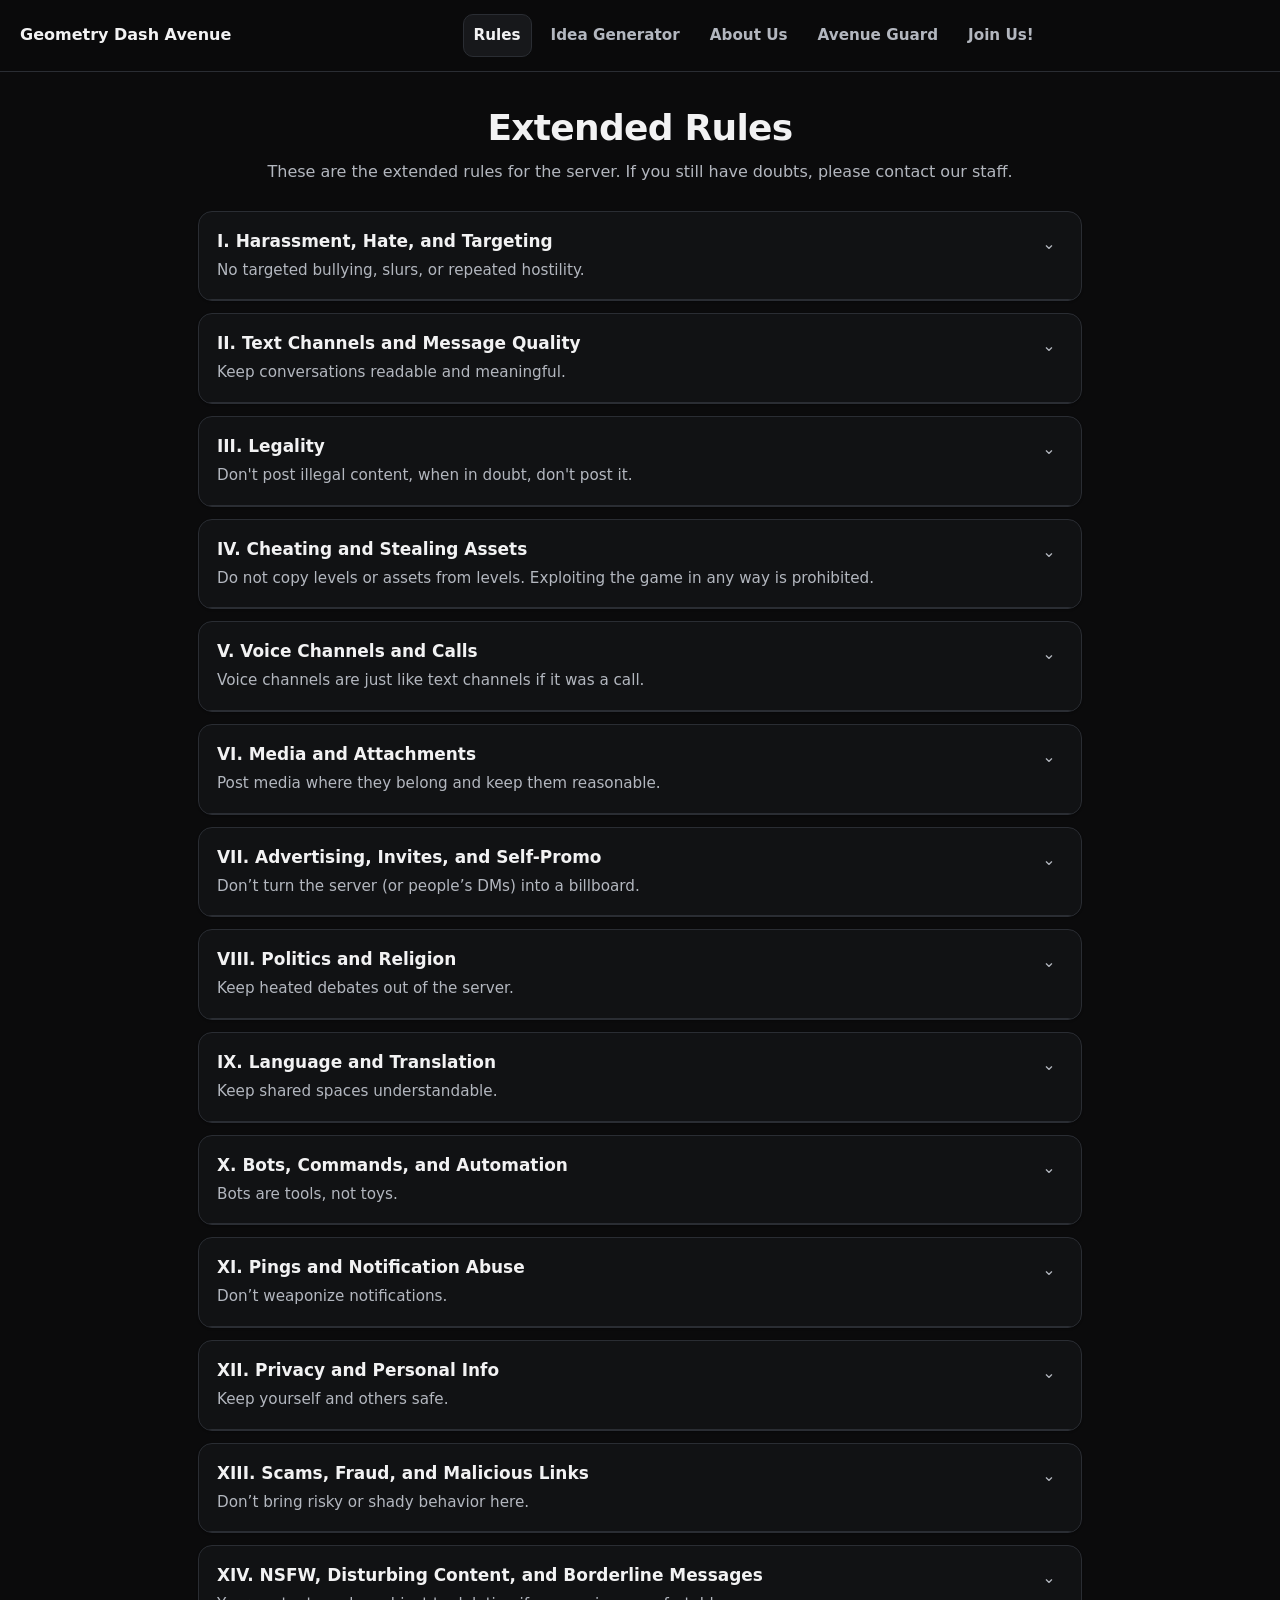
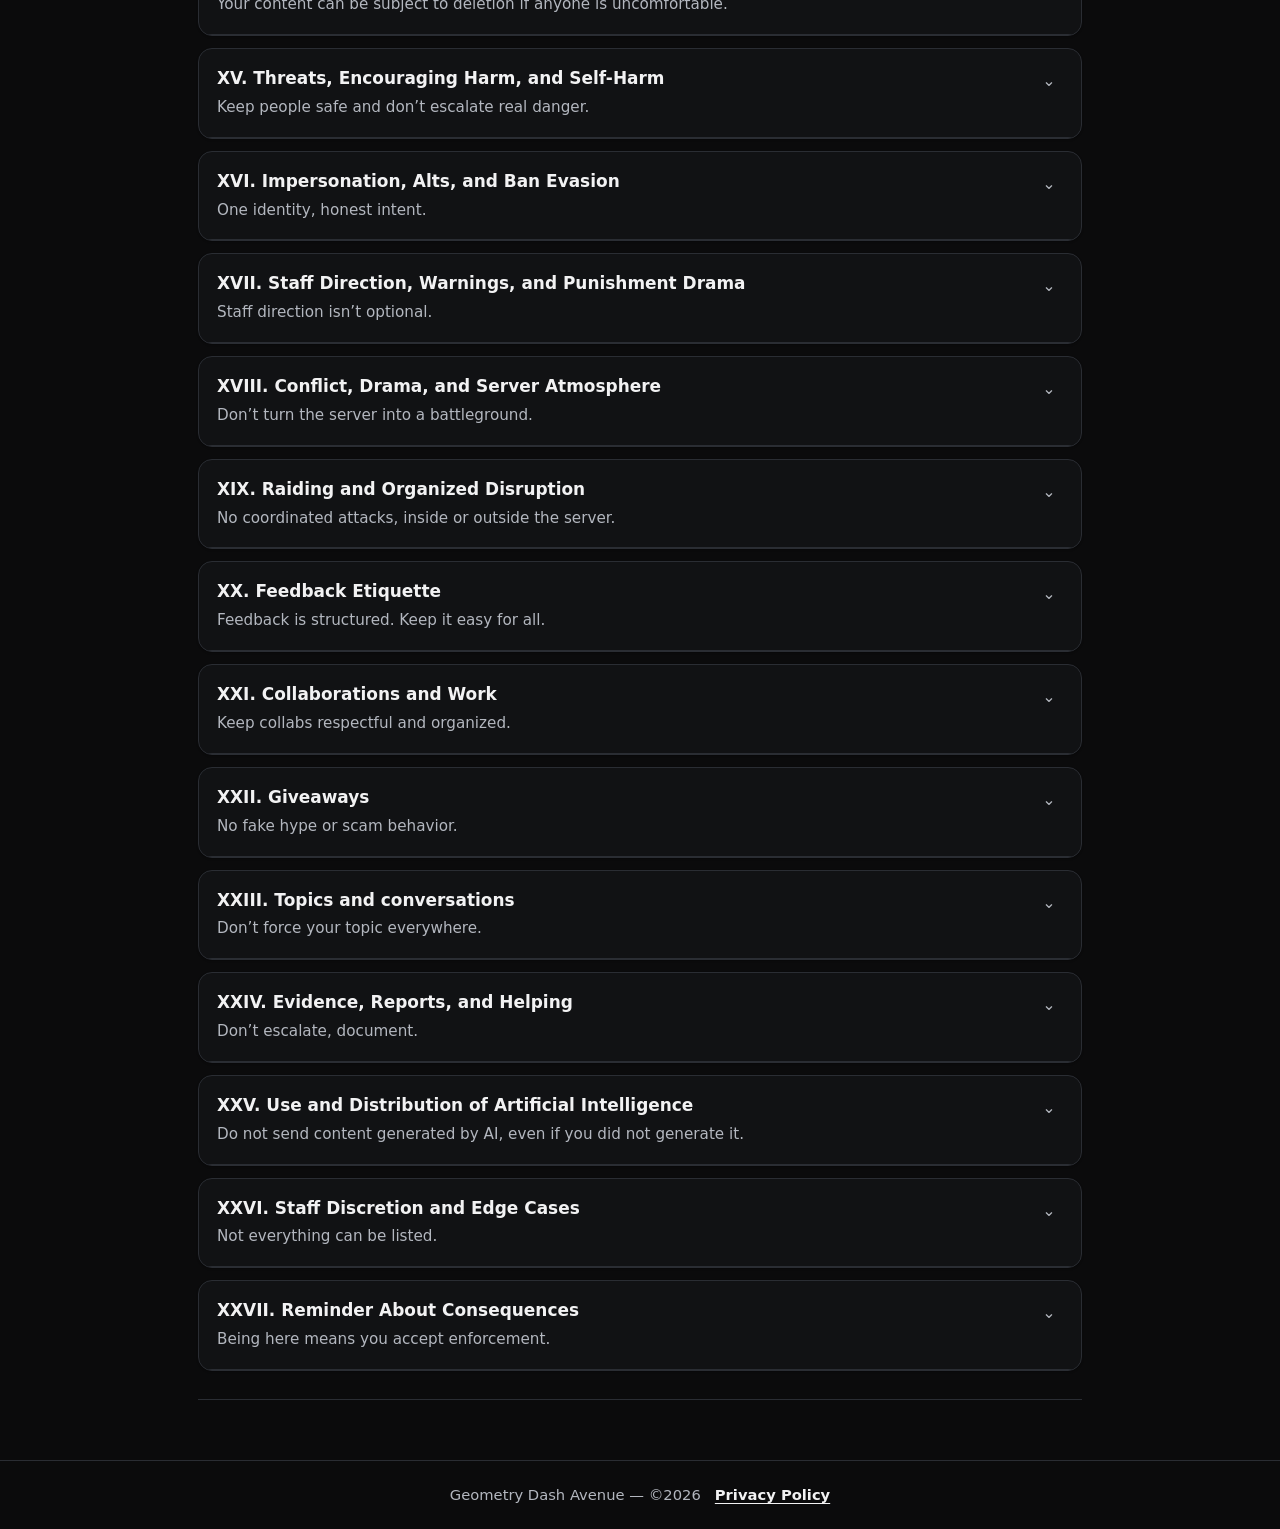
<file: index.html>
<!DOCTYPE html>
<html lang="en">
<head>
  <meta charset="UTF-8" />
  <meta name="viewport" content="width=device-width, initial-scale=1.0" />
  <meta name="description" content="Extended Server Rules — Geometry Dash Avenue" />
  <meta name="theme-color" content="#0b0b0c" />
  <link rel="icon" href="favicon.ico" />
  <link rel="stylesheet" href="styles.css" />
  <title>Geometry Dash Avenue</title>
</head>
<body>
  <header>
    <div class="logo">Geometry Dash Avenue</div>
    <nav>
      <a href="index.html" class="active">Rules</a>
      <a href="generator.html">Idea Generator</a>
      <a href="about.html">About Us</a>
      <a href="bot.html">Avenue Guard</a>
      <a href="https://discord.com/invite/matVTsj">Join Us!</a>
    </nav>
  </header>

  <main>
    <h1>Extended Rules</h1>
    <p class="intro">These are the extended rules for the server. If you still have doubts, please contact our staff.</p>
    <div class="rules" id="rules"></div>
    <div class="divider"></div>
  </main>

  <footer>
    <span>Geometry Dash Avenue &mdash; &copy;2026</span>
    <a href="privacy.html">Privacy Policy</a>
  </footer>

  <script id="rulesText" type="text/plain">

=== I. Harassment, Hate, and Targeting (harassment) ===
~ No targeted bullying, slurs, or repeated hostility.

GD Avenue is not a place for targeted harassment, hate speech, or demeaning stereotypes.
"It was just a joke" does not matter if the result is someone being singled out, pressured, or made uncomfortable.

> Consent matters
Friendly teasing is only ok if BOTH sides clearly agree, and it stops the moment it’s unwanted.

> Dogpiling is still harassment
Even if each message is "small", it becomes harassment when multiple people pile on one person to mock, pressure, or interrogate.

> Ragebaiting is treated as harassment
Trying to provoke reactions (even "for fun") counts as harassment when it targets a person or makes the space uncomfortable.

This includes but is not limited to:
- Slurs, identity-based insults, or "ironic" hate.
- Persistent mocking about skill, voice, accent, appearance, or personal life.
- Sexual comments toward someone who didn’t invite it (or a minor).
- "Jokes" that keep going after someone says stop.
- Threats, intimidation, or "you should leave" type behavior.
- Pressuring someone to reveal personal info, face, voice, location, age...

If a conflict is escalating, step away. If you need help, contact staff with context calmly.

=== II. Text Channels and Message Quality (chat) ===
~ Keep conversations readable and meaningful.

> Contribute something
Short reactions are fine, but repeated "nothing messages" that add no value (like “ok”, “lol”, and “W”) or constant derailing will be treated as disruption.

Low-effort disruption includes:
- Repeating the same message, copypasting, or memes over and over.
- Flooding a channel with one line messages or textwalls.
- Excessive caps, excessive markdown, excessive emojis, or fake "announcements" to grab attention.
- Posting to reset the chat or to stop other discussions.

If staff asks you to slow down, stop. If they ask you to move topics, do it immediately.

=== III. Legality (legal) ===
~ Don't post illegal content, when in doubt, don't post it.

> We don't allow any illegal material

This includes but is not limited to:
- Child sexual abuse material (CSAM)
- Extremist or terrorist propaganda
- Any content that violates human rights or harms the integrity of a living being
- Drugs or weapon trafficking
- Self-harm, deepfakes or gore
- Anything that violates the General data protection regulation (GDPR)

=== IV. Cheating and Stealing Assets (cheat) ===
~ Do not copy levels or assets from levels. Exploiting the game in any way is prohibited.

Stealing assets from other creators is extremely prohibited. The only way to use material created by other creators is by getting explicit textual consent of using that specific asset for whatever purpose.

> If you steal from other creators, we will ban you

Cheating, like faking a completion, is prohibited too. If you say something like "I just completed Silent Clubstep!!" without a clear indication of joking, we expect you to provide evidence. If you don't, you will be punished (subjective to each case).

Finally, exploiting or hacking the game will get you automatically banned.

=== V. Voice Channels and Calls (VC) ===
~ Voice channels are just like text channels if it was a call.

> Keep it usable
You aren't allowed to use loud noises, soundboards, voice distortion, mic spam, or any type of audio that disrupts the ability to speak or listen to others.

> Speak like a normal person
Keep your mic level reasonable. If your mic is peaking, blasting music, or you have constant background noise, you must fix it by using some of Discord's features (push-to-talk, noise suppression, move away, lower gain) or simply mute yourself or leave the VC.

What counts as disruptive in VC:
- Spam-like behavior with your audio (e.g. constant interruption of others) or text spam in the voice chat.
- “Ragebaiting” or “jokes” if somebody is uncomfortable with it.
- Soundboard spam or making noises without contributing to conversation.
- Yelling, mic screaming, audio jump-scares, or sudden loud playback.
- Playing music/video through your mic unless everyone in the call agrees.
- Joining/leaving repeatedly to create notification spam.

> Streams and screen share
If you’re streaming/screen sharing, you are responsible for what appears on screen and what’s heard.
- Don’t show inappropriate content, personal information, or “edgy” clips.
- Don’t “accidentally” flash things and brush it off. If it happens, stop immediately.
- Don’t use stream to humiliate, expose, or target someone.

> Recording calls
If you’re recording a call with audio/cameras on, every participant must consent first.
This can be bypassed ONLY if the recording is strictly for proof to report someone. In that case, keep it private and only send it to staff or Avenue Guard. Do not post recordings publicly.

If anyone is being annoying or breaking rules, ping staff or DM Avenue Guard with evidence (recordings).



=== VI. Media and Attachments (media) ===
~ Post media where they belong and keep them reasonable.

> Don’t use media as spam
Even if something isn’t explicitly NSFW, it can still be disruptive if it’s excessive, disturbing, or posted just to annoy.

Not allowed:
- Dumping lots of images/gifs/videos in a row.
- Reposting the same attachment after it already got ignored.
- Using flashing content or loud audios to disrupt (especially in VC) without a fair warning and easy avoidability.
- Posting bait images designed to start drama.

If a channel has specific posting rules (like the creator-points channel), follow them.

=== VII. Advertising, Invites, and Self-Promo (promo) ===
~ Don’t turn the server (or people’s DMs) into a billboard.

> Ask first, post where allowed
Not allowed:
- Server Invites (Unless we specifically partner with that server)
- Advertising in non-designated channels.
- Sending invites, self-promo, or recruitment messages in random DMs.
- Sneaky ads (like my level, surveys, join my server, referral links, "my friend needs members").
- Repeatedly bringing up your content after people show no interest.

Even in designated channels, keep promotion occasional and don’t ping people for it.


=== VIII. Politics and Religion (topics) ===
~ Keep heated debates out of the server.

> Don’t start it, don’t fuel it
This includes:
- Political memes meant to bait reactions.
- "Just discussing news" that turns into arguing.
- Religious debates or attacking beliefs.
- Campaigning, slogans, or trying to convert people.

If a topic drifts into politics/religion, drop it. Staff can shut it down at any time.

On the other hand, take into account that you can:
- Mention specific religious/philosophical references IF on-topic and not targeted.
- Talk about specific groups or personal takes that aren't part of a clear, present, recognized political agenda (like the LGTBIAQ+ movement)
- Reflect on identity, situation, or personal beliefs and debate with others from an empathetic and respectful point of view.

Golden rule: If you doubt about saying something, don't say it. 

=== IX. Language and Translation (language) ===
~ Keep shared spaces understandable.

In the general chat, messages must be in English. In the Spanish chat, messages must be in Spanish.
If something important must be posted in another language, include an English translation in the same message (or right after).

Not allowed:
- Extended non-English conversations in the general chat.
- Using another language specifically to exclude, mock, or provoke others.
- Difficulting communication through self-imposed language barriers.


=== X. Bots, Commands, and Automation (bots) ===
~ Bots are tools, not toys.

Not allowed:
- Command spam that floods chat.
- Triggering bots repeatedly.
- Using bots to harass, bait, or overwhelm channels.
- Trying to break bots, force error spam, or bypass cooldowns.

If a bot has a dedicated channel, use it there. And yes, you can still use /gambling and /rock-paper-scissors all you want, just try to keep things clean.


=== XI. Pings and Notification Abuse (mentions) ===
~ Don’t weaponize notifications.

Not allowed:
- Ghost pinging (pinging then deleting or editing the message to remove it).
- Randomly pinging members just "because" or someone that told you to stop.
- Repeatedly pinging staff to pressure them (we have a life, just like you).
- Role pings or mass pings without a real need.

If you need staff help, ping once with a clear reason and include evidence when possible or DM Avenue Guard to automate the process.


=== XII. Privacy and Personal Info (privacy) ===
~ Keep yourself and others safe.

Not allowed:
- Sharing anyone’s real name, address, phone number, school, workplace, photos, private accounts, or other identifying info.
- Hinting at someone’s city/school/job, posting partial info, "I know where you live"...
- Pressuring someone to reveal face/voice/age/location or to "prove" anything personal.
- Posting private DMs or call recordings publicly without consent.

If someone posts private info (even as a joke), staff will remove it immediately, punish involved accounts, and report them to other servers.
If you accidentally reveal your own info, tell staff so it can be handled quickly.

> Golden Rule: Do NOT share your personal information to anyone you don't know in real life and fully trust.  

=== XIII. Scams, Fraud, and Malicious Links (safety) ===
~ Don’t bring risky or shady behavior here.

Not allowed:
- Phishing links, fake giveaways, "free nitro" stuff...
- Attempts to steal accounts, tokens, or personal info.
- Selling stolen accounts, cracked software, or anything illegal.
- "Trust me bro" trading that puts others at risk.
- Anything that involves any type of private entity recluiting, paying, or offering anything to any individual.

If you suspect a scam, report it. Do not test the link or download the document, let staff handle it.


=== XIV. NSFW, Disturbing Content, and Borderline Messages (content) ===
~ Your content can be subject to deletion if anyone is uncomfortable.

Not allowed:
- Pornography, explicit sexual content, or fetish content.
- Gore or graphic content of any type.
- Sexual content, CSAM, abuse, or any type of showcase of violence.
- "Humor" that disgusts, scares, or disturbs others.

Borderline content that can still be punished:
- Highly suggestive images, "almost porn", explicit roleplay, or repeated sexual talk.
- "It’s censored" doesn’t make it acceptable if it’s still clearly explicit.
- Posting anything intentionally to make people uncomfortable.

> When in doubt, don’t post it.

=== XV. Threats, Encouraging Harm, and Self-Harm (harm) ===
~ Keep people safe and don’t escalate real danger.

Not allowed:
- Threatening violence or harm (even "jokingly").
- Encouraging self-harm, suicide, eating-disorder behavior, or reckless decisions.
- Telling someone to kill themselves, "go die", "you should hurt yourself"...

If someone appears in danger, staff may intervene immediately and may restrict access to prevent escalation. If anyone you know is in danger, please call the emergency services or seek professional help immediately.

=== XVI. Impersonation, Alts, and Ban Evasion (accounts) ===
~ One identity, honest intent.

Not allowed:
- Rejoining on an alternate account after a ban, mute, or restriction to bypass said punishments.
- Impersonating ANYONE to trick people or cause drama.
- Using lookalike names, profile images, or bios to confuse others.

If you have a similar profile image, name, or bio to reference or parodize someone, make it clear you are not them.
If you were punished and want to appeal, use the proper route. Don’t dodge enforcement, it will only come back even harder.


=== XVII. Staff Direction, Warnings, and Punishment Drama (staff) ===
~ Staff direction isn’t optional.

Not allowed:
- Arguing moderation publicly or derailing chats with "why did I get muted?"
- Disrespecting moderators after receiving a punishment.
- Backseat moderating (acting like staff, ordering punishments, threatening bans when in fact you are not staff).
- Deliberately ignoring a warning by instantly repeating the behavior after it’s addressed (even if it was aimed at someone else).

If you think something was unfair, contact staff privately with context and stay calm. You can contact any admin (secretary), owner (mayor), head staff (police chief), or Avenue Guard for any of your concerns.

=== XVIII. Conflict, Drama, and Server Atmosphere (conflict) ===
~ Don’t turn the server into a battleground.

Not allowed:
- Starting "callout posts" to rally people against someone (even if you have envidence).
- Bringing external drama from other servers or general social media and demanding sides.
- Vagueposting meant to provoke ("some of you are lazy…", "I won’t name names", "X thing really fits your attitude").
- Following someone across channels to continue an argument.

If you need to vent, do it privately. If you need action, report it with evidence.


=== XIX. Raiding and Organized Disruption (raids) ===
~ No coordinated attacks, inside or outside the server.

Not allowed:
- Coordinating spam, mass pings, or channel flooding.
- Encouraging others to harass a user, creator, or another server.
- "Let’s go dislike/spam/report" campaigns.

If you join the server for the purpose of causing chaos, expect an immediate ban.


=== XX. Feedback Etiquette (feedback) ===
~ Feedback is structured. Keep it easy for all.

Please, read our pinned post titled "How to use this channel".

Rules:
- Don’t post levels for feedback outside the designated channel.
- Follow our format on how to ask for and give feedback.
- Don’t repost the same level repeatedly to farm validation or attention.
- Don’t trash levels with malicious intent, humiliation, or bait.
- DO NOT SKIP

Good feedback expectations:
- Be specific (what works, what doesn’t, and why).
- Critique the level, NOT the creator.
- If someone asks you to stop critiquing, stop and move on.


=== XXI. Collaborations and Work (collabs) ===
~ Keep collabs respectful and organized.

Please, read our pinned post titled "How to use this channel".

Not allowed:
- Pressuring others into collabs, voice calls, or "prove you’re real".
- Begging or guilt-tripping for builds, deco, verify, art, or thumbnails.
- Demanding unpaid work or spamming requests after being told no.

We expect you ask for a user's works and experience as it is standard, but always be respectful and kind when asking if said user has not provided the necessary information.
If you offer or accept a collab, keep expectations clear and don’t start drama if someone declines.


=== XXII. Giveaways (giveaways) ===
~ No fake hype or scam behavior.

You can host a giveaway in our server by messaging any owner (mayor) with whatever you want to hand out.

Rules:
- Every giveaway must be honest and transparent.
- Don’t run giveaways that require inviting people, DMing strangers, clicking suspicious links, or any type of action apart from enrolling by using our giveaway bot.
- Don’t pressure members into not entering or entering the giveaway.
- Don´t giveaway things that are not understandable and realistically possible in your possesion.

Staff may stop or restrict any giveaways at any given time if they look unsafe.


=== XXIII. Topics and conversations (etiquette) ===
~ Don’t force your topic everywhere.

Rules:
- Don’t derail active conversations repeatedly.
- Don’t use channels as meme dumps.
- Don’t bring feedback requests into unrelated channels.
- If a channel has a purpose, keep content aligned with it.

If staff says "move it", you move it. Repeated misuse becomes punishment.


=== XXIV. Evidence, Reports, and Helping (reports) ===
~ Don’t escalate, document.

If you try to handle stuff by yourself, you are not helping us, you are just disrupting things further.

When rules are broken:
- Don’t retaliate.
- Gather clear evidence (screenshots, message links, and recordings).
- Ping staff or DM Avenue Guard with a calm summary.

Not allowed:
- False reports.
- Edited "proof" meant to frame someone.
- Posting "evidence" publicly instead of reporting privately.

=== XXV. Use and Distribution of Artificial Intelligence (ai) ===
~ Do not send content generated by AI, even if you did not generate it.

Any form of media (such as images, videos, or audio) created, edited, or precedent from generative Artificial Intelligence (gen AI) is prohibited. This applies everywhere in the server.

This assures the messages sent abide our quality standards. However, there are some exceptions:
- The use of assistive AI is allowed (such as for accomodations, translations, or to bridge communication barriers).
- The use of generative AI for personal purposes is allowed as long as you do not send, endorse, or implement the content generated inside our server.
- The use of generative AI for specific tasks as a verification and/or investigation tool is allowed, but not for the creation of content. An example of verification includes checking for errors in certain media and an example for investigation includes summaries of complex topics.
- Staff may allow certain exceptions due to context or intent.

For this reason, bots and users powered by AI will be permanently banned from our server. AI use in server applications is heavily punished.

=== XXVI. Staff Discretion and Edge Cases (discretion) ===
~ Not everything can be listed.

Rules can’t cover every scenario. Staff may act on behavior that is clearly disruptive, harmful, unsafe, or done in bad faith even if it’s not worded exactly here.

> If you’re the reason a new rule has to be written, expect severe action.


=== XXVII. Reminder About Consequences (enforcement) ===
~ Being here means you accept enforcement.

Punishments may include warnings, mutes, kicks, bans, and content removal in any shape or form.
Severity depends on intent, impact, history, and cooperation.
Trying to dodge consequences (alts, manipulation, deleting messages...) can increase severity.

  </script>

  <script>
    document.addEventListener("DOMContentLoaded", function () {
      var rulesContainer = document.getElementById("rules");
      var rulesTextEl = document.getElementById("rulesText");

      var raw = ((rulesTextEl && rulesTextEl.textContent) ? rulesTextEl.textContent : "")
        .replace(/\r\n/g, "\n")
        .trim();

      if (!raw) {
        console.error("rulesText not found or empty. Check the <script id='rulesText'> block.");
        return;
      }

      function slugify(s) {
        return s.toLowerCase().trim()
          .replace(/[^\w\s-]/g, "")
          .replace(/\s+/g, "-")
          .replace(/-+/g, "-");
      }

      function escapeHtml(str) {
        return String(str)
          .replace(/&/g, "&amp;")
          .replace(/</g, "&lt;")
          .replace(/>/g, "&gt;")
          .replace(/"/g, "&quot;")
          .replace(/'/g, "&#039;");
      }

      function renderInline(text) {
        var t = escapeHtml(text);

        t = t.replace(/\[([^\]]+)\]\(([^)]+)\)/g, function (m, label, url) {
          return '<a class="inline" href="' + escapeHtml(url) + '">' + escapeHtml(label) + '</a>';
        });

        t = t.replace(/\*\*([^*]+)\*\*/g, "<strong>$1</strong>");
        t = t.replace(/\*([^*]+)\*/g, "<em>$1</em>");

        return t;
      }

      function isTitleLine(line) {
        return /^===\s*.+\s*===\s*$/.test(line.trim());
      }

      function parseTitle(line) {
        var inside = line.trim().replace(/^===\s*/, "").replace(/\s*===\s*$/, "");
        var m = inside.match(/^(.*?)(?:\s*\(([^)]+)\)\s*)?$/);
        var title = (m && m[1] ? m[1] : inside).trim();
        var id = (m && m[2] ? m[2] : "").trim();
        return { title: title, id: id };
      }

      function parseRules(text) {
        var lines = text.split("\n");
        var out = [];
        var i = 0;

        while (i < lines.length) {
          if (!isTitleLine(lines[i])) { i++; continue; }

          var parsedTitle = parseTitle(lines[i]);
          var title = parsedTitle.title;
          var id = parsedTitle.id;
          i++;

          while (i < lines.length && lines[i].trim() === "") i++;

          var hint = "";
          if (i < lines.length && lines[i].trim().indexOf("~") === 0) {
            hint = lines[i].trim().replace(/^~\s?/, "");
            i++;
          }

          var body = [];
          while (i < lines.length && !isTitleLine(lines[i])) {
            body.push(lines[i]);
            i++;
          }

          out.push({
            title: title,
            id: id || slugify(title),
            hint: hint,
            body: body.join("\n").trim()
          });
        }

        return out;
      }

      function bodyToBlocks(body) {
        var lines = body.split("\n");
        var blocks = [];

        var para = [];
        var quote = [];
        var dash = [];

        function flushPara() {
          if (para.length) {
            var text = para.join(" ").trim();
            if (text) blocks.push({ type: "p", text: text });
            para = [];
          }
        }

        function flushQuote() {
          if (quote.length) {
            var text = quote.join("\n").trim();
            if (text) blocks.push({ type: "quote", text: text });
            quote = [];
          }
        }

        function flushDash() {
          if (dash.length) {
            blocks.push({ type: "dash", items: dash.slice() });
            dash = [];
          }
        }

        for (var idx = 0; idx < lines.length; idx++) {
          var line = lines[idx];

          if (line.trim() === "") {
            flushQuote();
            flushDash();
            flushPara();
            continue;
          }

          if (line.trim().indexOf("## ") === 0) {
            flushQuote();
            flushDash();
            flushPara();
            blocks.push({ type: "label", text: line.trim().replace(/^##\s+/, "") });
            continue;
          }

          if (line.trim().indexOf(">") === 0) {
            flushDash();
            flushPara();
            quote.push(line.trim().replace(/^>\s?/, ""));
            continue;
          }

          if (line.trim().indexOf("-") === 0) {
            flushQuote();
            flushPara();
            dash.push(line.trim().replace(/^-+\s?/, ""));
            continue;
          }

          flushQuote();
          flushDash();
          para.push(line.trim());
        }

        flushQuote();
        flushDash();
        flushPara();
        return blocks;
      }

      function blocksToHtml(blocks) {
        var html = "";
        for (var i = 0; i < blocks.length; i++) {
          var b = blocks[i];
          if (b.type === "p") {
            html += "<p>" + renderInline(b.text) + "</p>";
          } else if (b.type === "quote") {
            html += '<div class="md-quote">' + renderInline(b.text) + "</div>";
          } else if (b.type === "label") {
            html += '<div class="md-label">' + renderInline(b.text) + "</div>";
          } else if (b.type === "dash") {
            html += '<ul class="md-dash">';
            for (var j = 0; j < b.items.length; j++) {
              html += "<li>" + renderInline(b.items[j]) + "</li>";
            }
            html += "</ul>";
          }
        }
        return html;
      }

      function buildRuleHtml(rule) {
        var blocks = bodyToBlocks(rule.body);
        var contentHtml = blocksToHtml(blocks);

        return ''
          + '<article class="rule" id="' + escapeHtml(rule.id) + '">'
          +   '<button class="rule__toggle" type="button" aria-expanded="false">'
          +     '<div>'
          +       '<div class="rule__title">' + escapeHtml(rule.title) + '</div>'
          +       (rule.hint ? '<div class="rule__hint">' + renderInline(rule.hint) + '</div>' : '')
          +     '</div>'
          +     '<div class="rule__chev" aria-hidden="true">⌄</div>'
          +   '</button>'
          +   '<div class="rule__panel" role="region" aria-label="' + escapeHtml(rule.title) + ' details">'
          +     '<div class="rule__content">' + contentHtml + '</div>'
          +   '</div>'
          + '</article>';
      }

      var parsed = parseRules(raw);
      rulesContainer.innerHTML = parsed.map(buildRuleHtml).join("");

      var ruleEls = Array.prototype.slice.call(document.querySelectorAll(".rule"));

      function getParts(rule) {
        return {
          panel: rule.querySelector(".rule__panel"),
          content: rule.querySelector(".rule__content"),
          btn: rule.querySelector(".rule__toggle")
        };
      }

      function openRule(rule) {
        var parts = getParts(rule);
        var panel = parts.panel, content = parts.content, btn = parts.btn;

        rule.classList.remove("closing");
        rule.classList.add("open");
        btn.setAttribute("aria-expanded", "true");

        panel.style.height = "0px";
        requestAnimationFrame(function () {
          panel.style.height = content.scrollHeight + "px";
        });

        var onEnd = function (e) {
          if (e.propertyName !== "height") return;
          if (!rule.classList.contains("open")) return;
          panel.style.height = "auto";
          panel.removeEventListener("transitionend", onEnd);
        };
        panel.addEventListener("transitionend", onEnd);
      }

      function closeRule(rule) {
        var parts = getParts(rule);
        var panel = parts.panel, content = parts.content, btn = parts.btn;

        if (!rule.classList.contains("open")) return;

        rule.classList.add("closing");
        btn.setAttribute("aria-expanded", "false");

        if (panel.style.height === "" || panel.style.height === "auto") {
          panel.style.height = content.scrollHeight + "px";
        }

        requestAnimationFrame(function () {
          panel.style.height = "0px";
        });

        var onEnd = function (e) {
          if (e.propertyName !== "height") return;
          rule.classList.remove("open");
          rule.classList.remove("closing");
          panel.removeEventListener("transitionend", onEnd);
        };
        panel.addEventListener("transitionend", onEnd);
      }

      function toggleRule(rule) {
        var isOpen = rule.classList.contains("open") && !rule.classList.contains("closing");
        if (isOpen) closeRule(rule);
        else openRule(rule);
      }

      for (var r = 0; r < ruleEls.length; r++) {
        (function (rule) {
          var btn = rule.querySelector(".rule__toggle");
          btn.addEventListener("click", function () {
            toggleRule(rule);
          });

          window.addEventListener("resize", function () {
            if (!rule.classList.contains("open") || rule.classList.contains("closing")) return;
            var parts = getParts(rule);
            var panel = parts.panel, content = parts.content;
            if (panel.style.height !== "auto") {
              panel.style.height = content.scrollHeight + "px";
            }
          }, { passive: true });
        })(ruleEls[r]);
      }
    });
  </script>
</body>
</html>
</file>
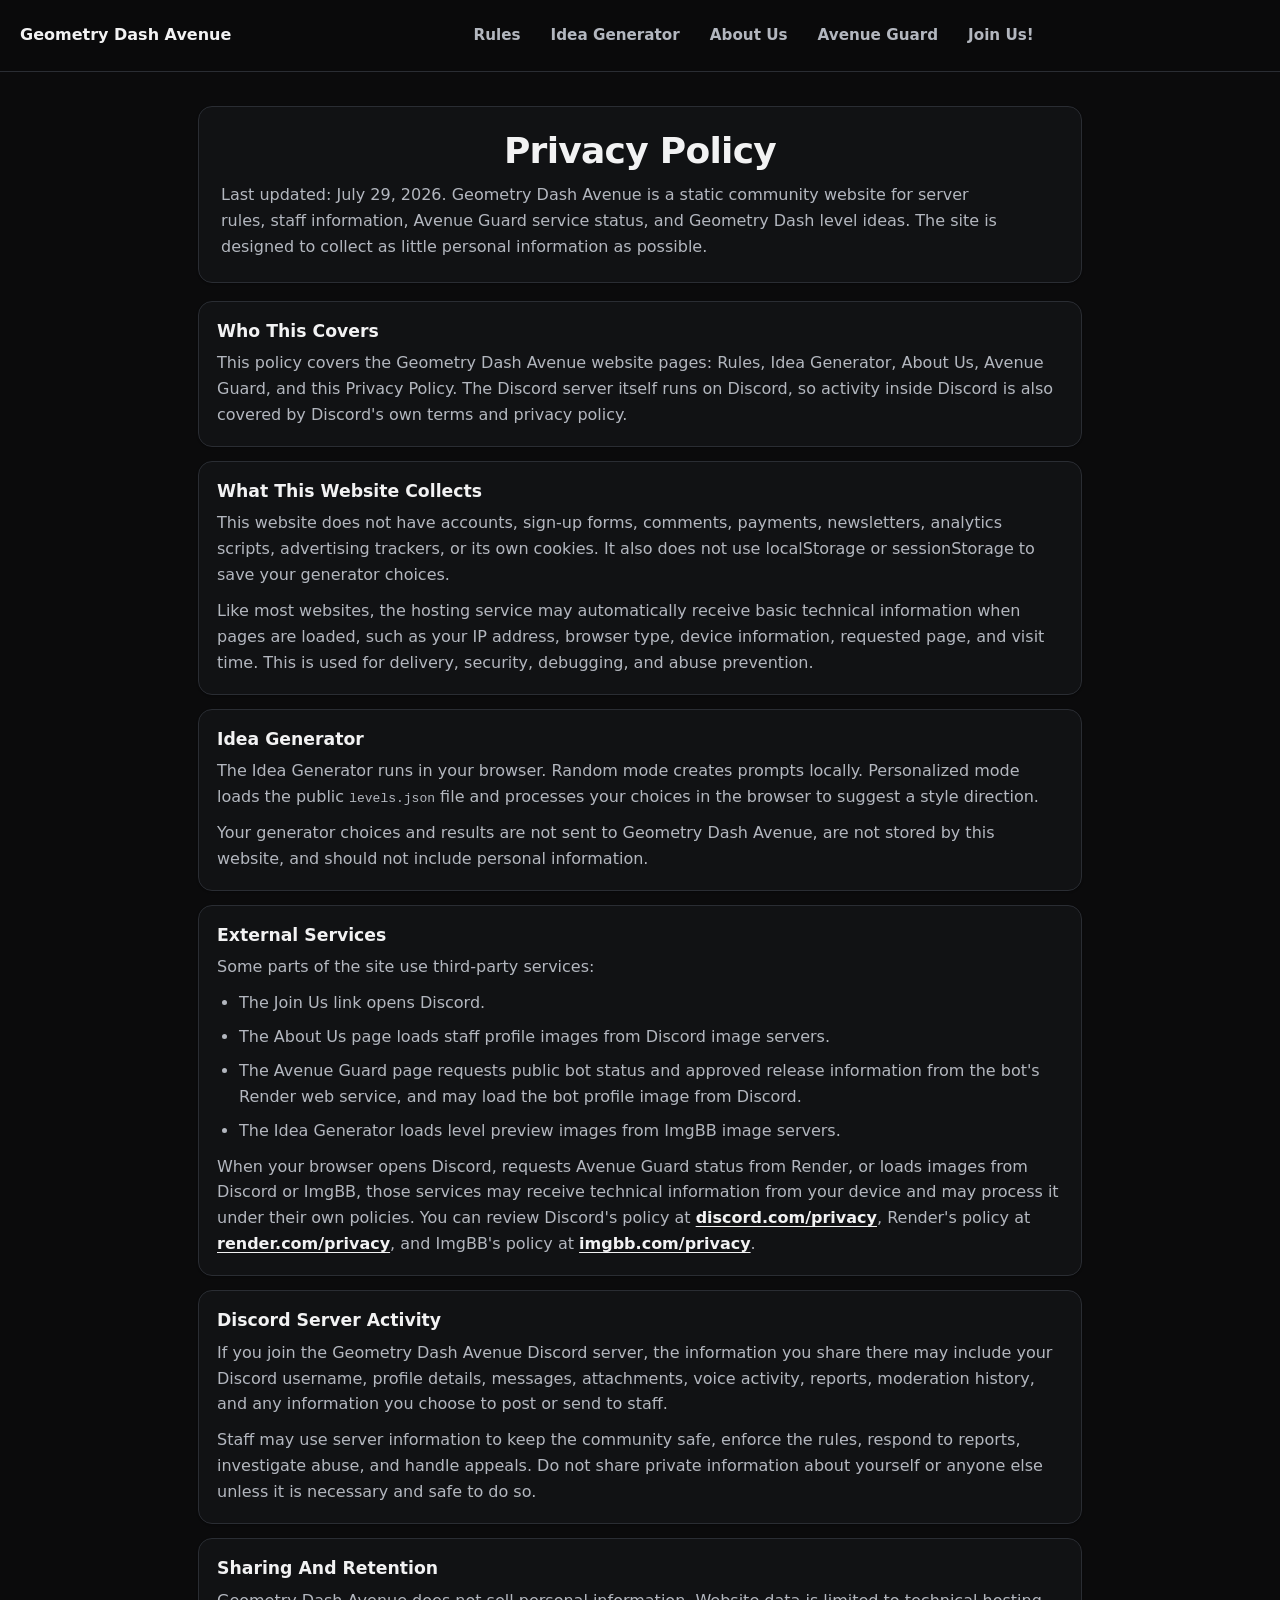
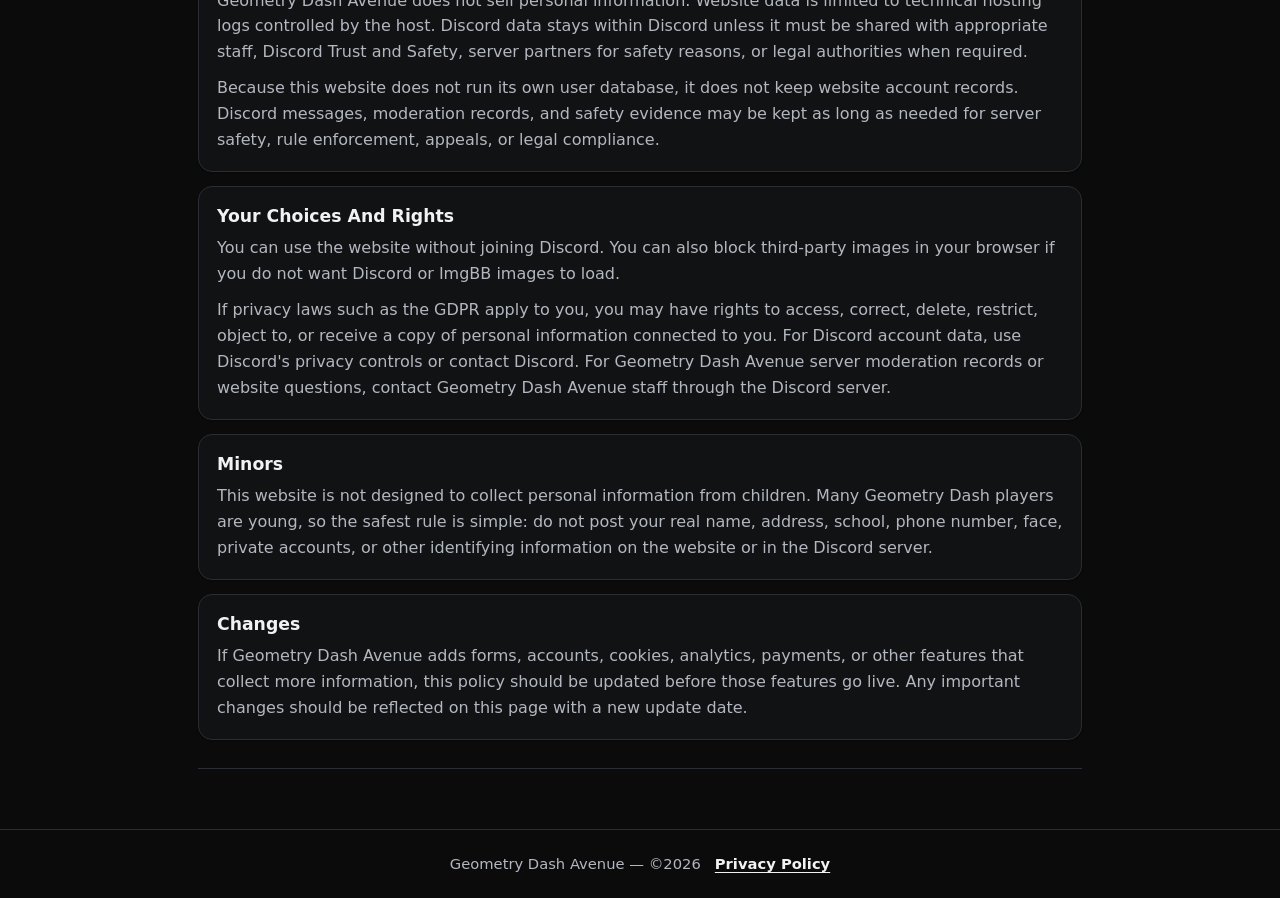
<file: privacy.html>
<!DOCTYPE html>
<html lang="en">
<head>
  <meta charset="UTF-8" />
  <meta name="viewport" content="width=device-width, initial-scale=1.0" />
  <meta name="description" content="Privacy Policy for Geometry Dash Avenue" />
  <meta name="theme-color" content="#0b0b0c" />
  <link rel="icon" href="favicon.ico" />
  <link rel="stylesheet" href="styles.css" />
  <title>Privacy Policy</title>
</head>
<body>
  <header>
    <div class="logo">Geometry Dash Avenue</div>
    <nav>
      <a href="index.html">Rules</a>
      <a href="generator.html">Idea Generator</a>
      <a href="about.html">About Us</a>
      <a href="bot.html">Avenue Guard</a>
      <a href="https://discord.com/invite/matVTsj">Join Us!</a>
    </nav>
  </header>

  <main>
    <section class="privacy-hero surface">
      <h1>Privacy Policy</h1>
      <p class="privacy-copy">
        Last updated: July 29, 2026. Geometry Dash Avenue is a static community website for server rules, staff information, Avenue Guard service status, and Geometry Dash level ideas. The site is designed to collect as little personal information as possible.
      </p>
    </section>

    <section class="privacy-grid" aria-label="Privacy policy sections">
      <article class="privacy-section surface">
        <h2>Who This Covers</h2>
        <p>
          This policy covers the Geometry Dash Avenue website pages: Rules, Idea Generator, About Us, Avenue Guard, and this Privacy Policy. The Discord server itself runs on Discord, so activity inside Discord is also covered by Discord's own terms and privacy policy.
        </p>
      </article>

      <article class="privacy-section surface">
        <h2>What This Website Collects</h2>
        <p>
          This website does not have accounts, sign-up forms, comments, payments, newsletters, analytics scripts, advertising trackers, or its own cookies. It also does not use localStorage or sessionStorage to save your generator choices.
        </p>
        <p>
          Like most websites, the hosting service may automatically receive basic technical information when pages are loaded, such as your IP address, browser type, device information, requested page, and visit time. This is used for delivery, security, debugging, and abuse prevention.
        </p>
      </article>

      <article class="privacy-section surface">
        <h2>Idea Generator</h2>
        <p>
          The Idea Generator runs in your browser. Random mode creates prompts locally. Personalized mode loads the public <code>levels.json</code> file and processes your choices in the browser to suggest a style direction.
        </p>
        <p>
          Your generator choices and results are not sent to Geometry Dash Avenue, are not stored by this website, and should not include personal information.
        </p>
      </article>

      <article class="privacy-section surface">
        <h2>External Services</h2>
        <p>
          Some parts of the site use third-party services:
        </p>
        <ul>
          <li>The Join Us link opens Discord.</li>
          <li>The About Us page loads staff profile images from Discord image servers.</li>
          <li>The Avenue Guard page requests public bot status and approved release information from the bot's Render web service, and may load the bot profile image from Discord.</li>
          <li>The Idea Generator loads level preview images from ImgBB image servers.</li>
        </ul>
        <p>
          When your browser opens Discord, requests Avenue Guard status from Render, or loads images from Discord or ImgBB, those services may receive technical information from your device and may process it under their own policies. You can review Discord's policy at <a href="https://discord.com/privacy" target="_blank" rel="noopener noreferrer">discord.com/privacy</a>, Render's policy at <a href="https://render.com/privacy" target="_blank" rel="noopener noreferrer">render.com/privacy</a>, and ImgBB's policy at <a href="https://imgbb.com/privacy" target="_blank" rel="noopener noreferrer">imgbb.com/privacy</a>.
        </p>
      </article>

      <article class="privacy-section surface">
        <h2>Discord Server Activity</h2>
        <p>
          If you join the Geometry Dash Avenue Discord server, the information you share there may include your Discord username, profile details, messages, attachments, voice activity, reports, moderation history, and any information you choose to post or send to staff.
        </p>
        <p>
          Staff may use server information to keep the community safe, enforce the rules, respond to reports, investigate abuse, and handle appeals. Do not share private information about yourself or anyone else unless it is necessary and safe to do so.
        </p>
      </article>

      <article class="privacy-section surface">
        <h2>Sharing And Retention</h2>
        <p>
          Geometry Dash Avenue does not sell personal information. Website data is limited to technical hosting logs controlled by the host. Discord data stays within Discord unless it must be shared with appropriate staff, Discord Trust and Safety, server partners for safety reasons, or legal authorities when required.
        </p>
        <p>
          Because this website does not run its own user database, it does not keep website account records. Discord messages, moderation records, and safety evidence may be kept as long as needed for server safety, rule enforcement, appeals, or legal compliance.
        </p>
      </article>

      <article class="privacy-section surface">
        <h2>Your Choices And Rights</h2>
        <p>
          You can use the website without joining Discord. You can also block third-party images in your browser if you do not want Discord or ImgBB images to load.
        </p>
        <p>
          If privacy laws such as the GDPR apply to you, you may have rights to access, correct, delete, restrict, object to, or receive a copy of personal information connected to you. For Discord account data, use Discord's privacy controls or contact Discord. For Geometry Dash Avenue server moderation records or website questions, contact Geometry Dash Avenue staff through the Discord server.
        </p>
      </article>

      <article class="privacy-section surface">
        <h2>Minors</h2>
        <p>
          This website is not designed to collect personal information from children. Many Geometry Dash players are young, so the safest rule is simple: do not post your real name, address, school, phone number, face, private accounts, or other identifying information on the website or in the Discord server.
        </p>
      </article>

      <article class="privacy-section surface">
        <h2>Changes</h2>
        <p>
          If Geometry Dash Avenue adds forms, accounts, cookies, analytics, payments, or other features that collect more information, this policy should be updated before those features go live. Any important changes should be reflected on this page with a new update date.
        </p>
      </article>
    </section>

    <div class="divider"></div>
  </main>

  <footer>
    <span>Geometry Dash Avenue &mdash; &copy;2026</span>
    <a href="privacy.html" aria-current="page">Privacy Policy</a>
  </footer>
</body>
</html>
</file>
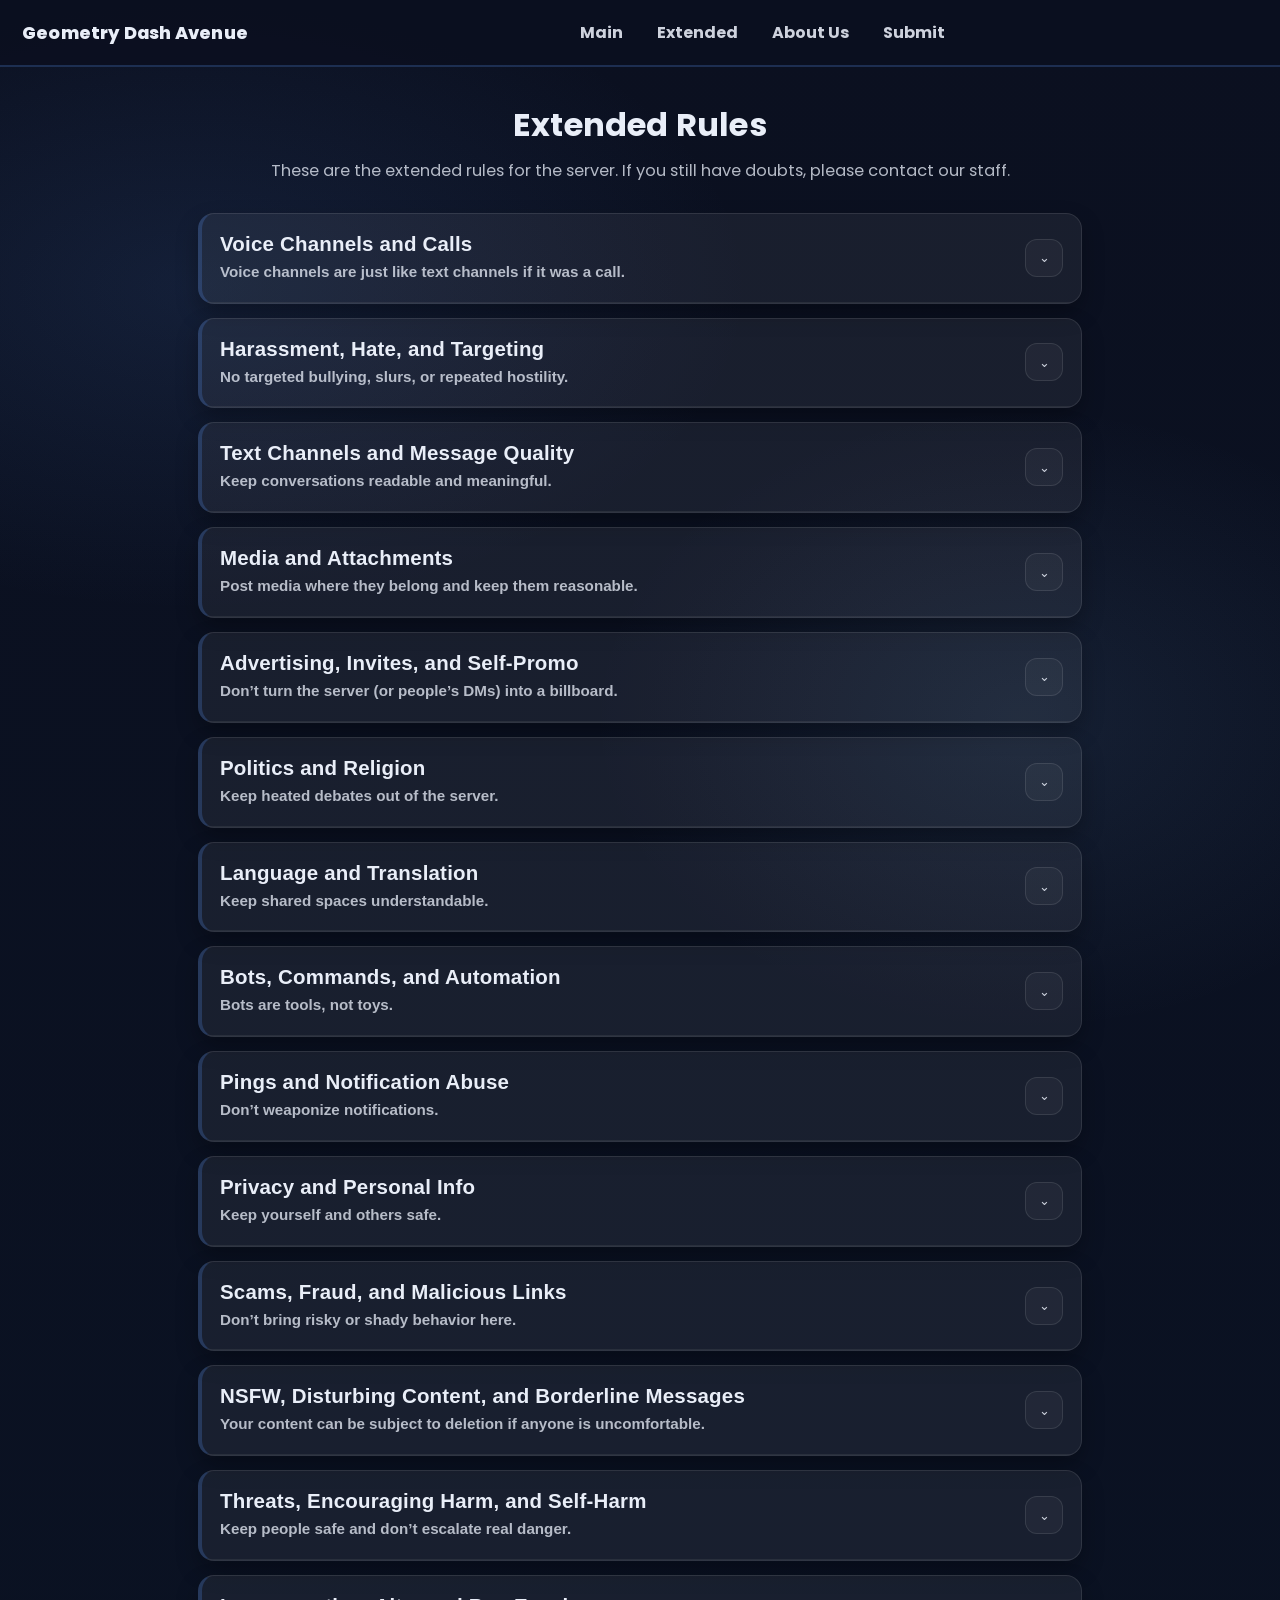
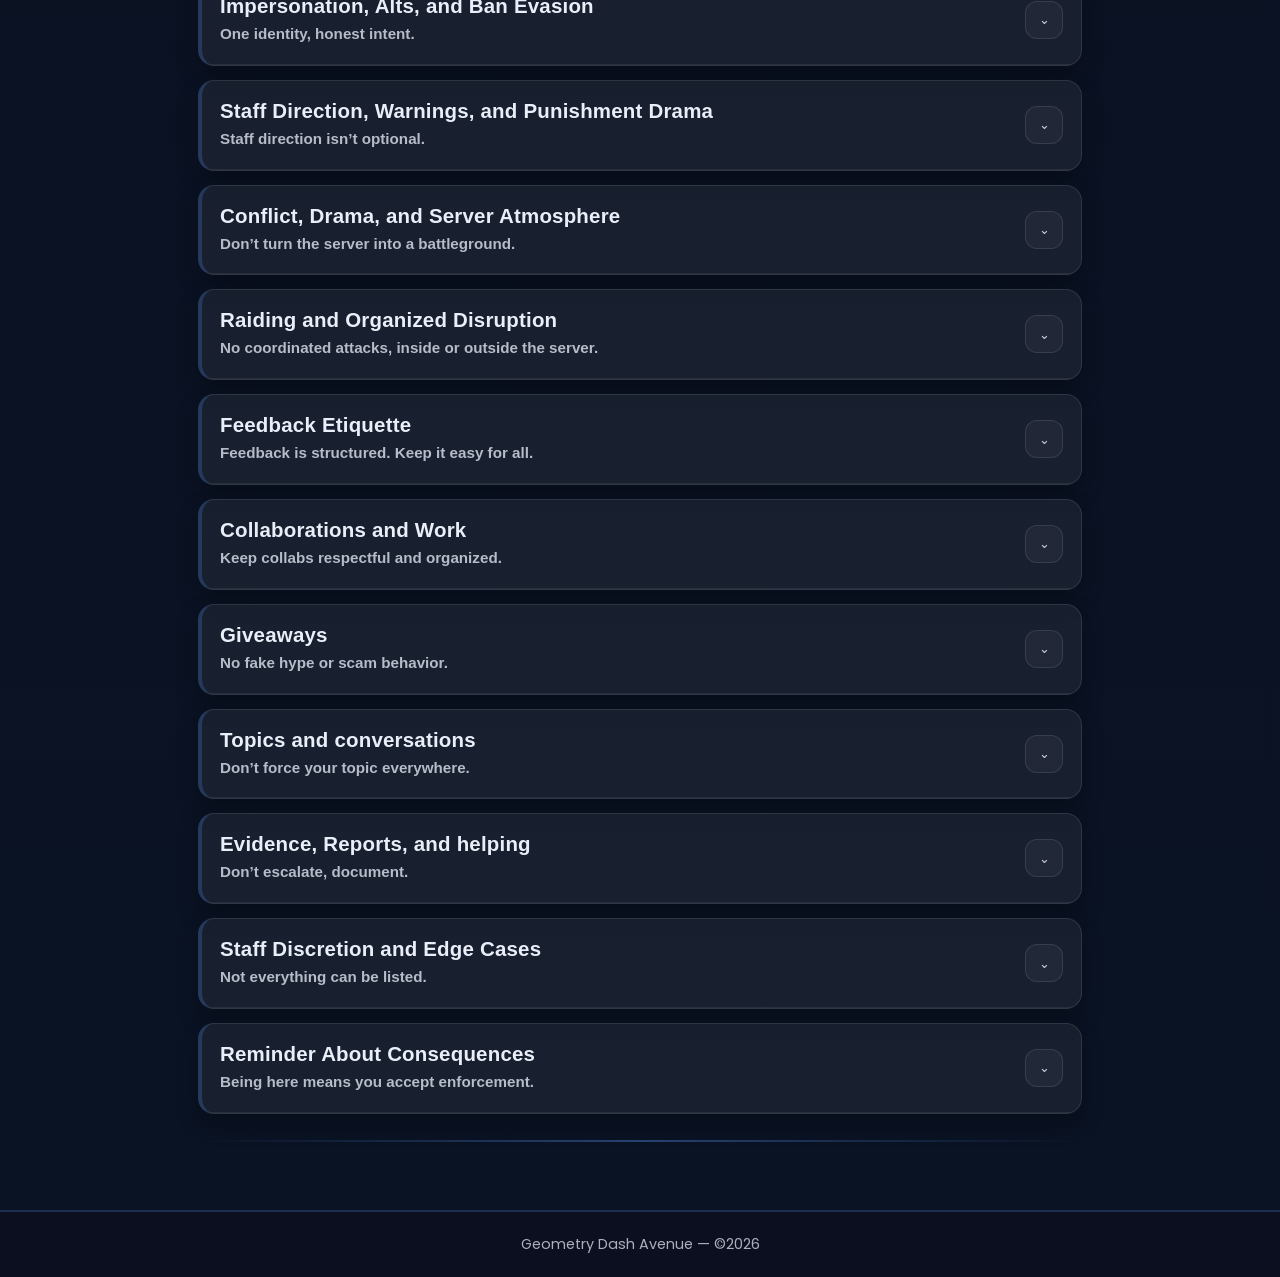
<file: WIP.html>
<!DOCTYPE html>
<html lang="en">
<head>
  <meta charset="UTF-8" />
  <meta name="viewport" content="width=device-width, initial-scale=1.0" />
  <meta name="description" content="Extended Server Rules — Geometry Dash Avenue" />
  <meta name="theme-color" content="#4a79c6" />
  <link rel="icon" href="favicon.ico" />
  <title>Geometry Dash Avenue</title>

  <style>
    @import url("https://fonts.googleapis.com/css2?family=Poppins:wght@400;600;700&display=swap");

    :root{
      --font: "Poppins", sans-serif;

      --bg-top: #0b1020;
      --bg-bottom: #0a1324;
      --paper: rgba(255,255,255,0.06);
      --paper-2: rgba(255,255,255,0.08);

      --text: #e9eef8;
      --muted: rgba(233,238,248,0.76);

      --accent: #4a79c6;
      --accent-soft: rgba(74,121,198,0.20);
      --border: rgba(74,121,198,0.30);

      --radius: 16px;
      --maxw: 920px;

      --shadow: 0 10px 22px rgba(0,0,0,0.28);
    }

    *{ box-sizing: border-box; }

    body{
      margin: 0;
      font-family: var(--font);
      color: var(--text);
      background:
        radial-gradient(900px 520px at 15% 10%, rgba(74,121,198,0.14), transparent 62%),
        radial-gradient(720px 520px at 80% 25%, rgba(120,170,220,0.10), transparent 60%),
        linear-gradient(180deg, var(--bg-top), var(--bg-bottom));
      min-height: 100vh;
      display: flex;
      flex-direction: column;
      overflow-x: hidden;
    }

    header{
      position: sticky;
      top: 0;
      z-index: 1000;

      display: flex;
      align-items: center;
      justify-content: space-between;
      gap: 18px;

      padding: 14px 22px;
      background: rgba(11,16,32,0.92);
      border-bottom: 2px solid var(--border);
    }

    .logo{
      font-weight: 800;
      font-size: 1.1rem;
      letter-spacing: 0.2px;
      color: var(--text);
      white-space: nowrap;
    }

    nav{
      display:flex;
      gap: 18px;
      align-items:center;
      justify-content:center;
      flex: 1;
      flex-wrap: wrap;
    }

    nav a{
      color: rgba(233,238,248,0.88);
      text-decoration: none;
      font-weight: 650;
      padding: 6px 8px;
      border-radius: 10px;
      transition: background 0.18s ease, color 0.18s ease;
    }

    nav a:hover{
      background: rgba(255,255,255,0.05);
      color: var(--text);
    }

    main{
      width: 100%;
      max-width: var(--maxw);
      margin: 34px auto 62px;
      padding: 0 18px;
      flex: 1;
    }

    h1{
      margin: 0 0 8px;
      text-align: center;
      font-size: 2rem;
      letter-spacing: 0.2px;
      color: var(--text);
    }

    p.intro{
      margin: 0 auto 28px;
      max-width: 780px;
      text-align: center;
      color: var(--muted);
      line-height: 1.7;
      font-size: 1.02rem;
    }

    .rules{
      display: flex;
      flex-direction: column;
      gap: 14px;
    }

    .rule{
      background: var(--paper);
      border: 1px solid rgba(255,255,255,0.10);
      border-left: 4px solid var(--border);
      border-radius: var(--radius);
      box-shadow: var(--shadow);
      overflow: hidden;
    }

    .rule__toggle{
      width: 100%;
      display: flex;
      align-items: center;
      justify-content: space-between;
      gap: 14px;

      padding: 18px 18px;
      border: 0;
      background: transparent;
      color: var(--text);
      cursor: pointer;
      text-align: left;
    }

    .rule__title{
      font-size: 1.28rem;
      font-weight: 800;
      letter-spacing: 0.2px;
      margin: 0;
    }

    .rule__hint{
      margin: 5px 0 0;
      color: var(--muted);
      font-weight: 600;
      font-size: 0.95rem;
      line-height: 1.5;
    }

    .rule__chev{
      flex: 0 0 auto;
      width: 38px;
      height: 38px;
      border-radius: 12px;
      border: 1px solid rgba(255,255,255,0.10);
      display: grid;
      place-items: center;
      color: rgba(233,238,248,0.86);
      background: rgba(255,255,255,0.04);
      transition: transform 0.2s ease, background 0.2s ease, border-color 0.2s ease;
      user-select: none;
    }

    .rule.open .rule__chev{
      transform: rotate(180deg);
      background: rgba(74,121,198,0.10);
      border-color: rgba(74,121,198,0.25);
    }

    .rule__panel{
      height: 0;
      overflow: hidden;
      transition: height 0.24s ease;
      border-top: 1px solid rgba(255,255,255,0.08);
      background: rgba(0,0,0,0.08);
    }

    .rule__content{
      padding: 16px 18px 18px;
      color: rgba(233,238,248,0.92);
      font-size: 1rem;
      line-height: 1.75;
    }

    /* Markdown-like blocks */
    .md-quote{
      margin: 12px 0;
      padding: 10px 12px;
      border-left: 4px solid var(--accent);
      background: rgba(74,121,198,0.10);
      border-radius: 12px;
      color: rgba(233,238,248,0.92);
      white-space: pre-wrap;
    }

    .md-dash{
      list-style: none;
      padding-left: 0;
      margin: 12px 0;
      line-height: 1.75;
    }
    .md-dash li{
      position: relative;
      padding-left: 18px;
      margin: 8px 0;
      color: rgba(233,238,248,0.92);
    }
    .md-dash li::before{
      content: "—";
      position: absolute;
      left: 0;
      color: rgba(233,238,248,0.88);
    }

    .md-label{
      margin: 14px 0 6px;
      font-weight: 800;
      color: rgba(233,238,248,0.92);
    }

    a.inline{
      color: rgba(160,200,255,0.95);
      text-decoration: none;
      font-weight: 700;
    }
    a.inline:hover{ text-decoration: underline; }

    .divider{
      width: 100%;
      height: 2px;
      background: linear-gradient(90deg, transparent, rgba(74,121,198,0.55), transparent);
      margin: 26px 0 6px;
      opacity: 0.85;
    }

    footer{
      text-align:center;
      padding: 22px 0;
      color: rgba(233,238,248,0.72);
      font-size: 0.9rem;
      background: rgba(11,16,32,0.92);
      border-top: 2px solid var(--border);
    }

    @media (max-width: 600px){
      header{
        flex-direction: column;
        align-items: stretch;
        gap: 10px;
        padding: 12px 14px;
      }
      nav{ justify-content: center; }
      .rule__toggle{ padding: 16px 14px; }
      .rule__content{ padding: 14px 14px 16px; }
    }
  </style>
</head>

<body>
  <header>
    <div class="logo">Geometry Dash Avenue</div>
    <nav>
      <a href="index.html">Main</a>
      <a href="extended.html">Extended</a>
      <a href="about.html">About Us</a>
      <a href="submit.html">Submit</a>
      <!-- Later: translation links -->
    </nav>
  </header>

  <main>
    <h1>Extended Rules</h1>
    <p class="intro">
      These are the extended rules for the server. If you still have doubts, please contact our staff.
    </p>

    <div class="rules" id="rules"></div>
    <div class="divider"></div>
  </main>

  <footer>Geometry Dash Avenue — ©2026</footer>

  <!-- =========================================================
       SECTION 2 — RULES TEXT
       ========================================================= -->
  <script id="rulesText" type="text/plain">
=== Voice Channels and Calls (VC) ===
~ Voice channels are just like text channels if it was a call.

> Keep it usable
You aren't allowed to use loud noises, soundboards, voice distortion, mic spam, or any type of audio that disrupts the ability to speak or listen to others.

> Speak like a normal person
Keep your mic level reasonable. If your mic is peaking, blasting music, or you have constant background noise, you must fix it by using some of Discord's features (push-to-talk, noise suppression, move away, lower gain) or simply mute yourself or leave the VC.

What counts as disruptive in VC:
- Spam-like behavior with your audio (e.g. constant interruption of others) or text spam in the voice chat.
- “Ragebaiting” or “jokes” if somebody is uncomfortable with it.
- Soundboard spam or making noises without contributing to conversation.
- Yelling, mic screaming, audio jump-scares, or sudden loud playback.
- Playing music/video through your mic unless everyone in the call agrees.
- Joining/leaving repeatedly to create notification spam.

> Streams and screen share
If you’re streaming/screen sharing, you are responsible for what appears on screen and what’s heard.
- Don’t show inappropriate content, personal information, or “edgy” clips.
- Don’t “accidentally” flash things and brush it off. If it happens, stop immediately.
- Don’t use stream to humiliate, expose, or target someone.

> Recording calls
If you’re recording a call with audio/cameras on, every participant must consent first.
This can be bypassed ONLY if the recording is strictly for proof to report someone. In that case, keep it private and only send it to staff or Avenue Guard. Do not post recordings publicly.

If anyone is being annoying or breaking rules, ping staff or DM Avenue Guard with evidence (recordings).


=== Harassment, Hate, and Targeting (harassment) ===
~ No targeted bullying, slurs, or repeated hostility.

GD Avenue is not a place for targeted harassment, hate speech, or demeaning stereotypes.
"It was just a joke" does not matter if the result is someone being singled out, pressured, or made uncomfortable.

> Consent matters
Friendly teasing is only ok if BOTH sides clearly agree, and it stops the moment it’s unwanted.

> Dogpiling is still harassment
Even if each message is "small", it becomes harassment when multiple people pile on one person to mock, pressure, or interrogate.

> Ragebaiting is treated as harassment
Trying to provoke reactions (even "for fun") counts as harassment when it targets a person or makes the space uncomfortable.

This includes but is not limited to:
- Slurs, identity-based insults, or "ironic" hate.
- Persistent mocking about skill, voice, accent, appearance, or personal life.
- Sexual comments toward someone who didn’t invite it (or a minor).
- "Jokes" that keep going after someone says stop.
- Threats, intimidation, or "you should leave" type behavior.
- Pressuring someone to reveal personal info, face, voice, location, age...

If a conflict is escalating, step away. If you need help, contact staff with context calmly.


=== Text Channels and Message Quality (chat) ===
~ Keep conversations readable and meaningful.

> Contribute something
Short reactions are fine, but repeated "nothing messages" that add no value (like “ok”, “lol”, and “W”) or constant derailing will be treated as disruption.

Low-effort disruption includes:
- Repeating the same message, copypasting, or memes over and over.
- Flooding a channel with one line messages or textwalls.
- Excessive caps, excessive markdown, excessive emojis, or fake "announcements" to grab attention.
- Posting to reset the chat or to stop other discussions.

If staff asks you to slow down, stop. If they ask you to move topics, do it immediately.


=== Media and Attachments (media) ===
~ Post media where they belong and keep them reasonable.

> Don’t use media as spam
Even if something isn’t explicitly NSFW, it can still be disruptive if it’s excessive, disturbing, or posted just to annoy.

Not allowed:
- Dumping lots of images/gifs/videos in a row.
- Reposting the same attachment after it already got ignored.
- Using flashing content or loud audios to disrupt (especially in VC) without a fair warning and easy avoidability.
- Posting bait images designed to start drama.

If a channel has specific posting rules (like the creator-points channel), follow them.

=== Advertising, Invites, and Self-Promo (promo) ===
~ Don’t turn the server (or people’s DMs) into a billboard.

> Ask first, post where allowed
Not allowed:
- Server Invites (Unless we specifically partner with that server)
- Advertising in non-designated channels.
- Sending invites, self-promo, or recruitment messages in random DMs.
- Sneaky ads (like my level, surveys, join my server, referral links, "my friend needs members").
- Repeatedly bringing up your content after people show no interest.

Even in designated channels, keep promotion occasional and don’t ping people for it.


=== Politics and Religion (topics) ===
~ Keep heated debates out of the server.

> Don’t start it, don’t fuel it
This includes:
- Political memes meant to bait reactions.
- "Just discussing news" that turns into arguing.
- Religious debates or attacking beliefs.
- Campaigning, slogans, or trying to convert people.

If a topic drifts into politics/religion, drop it. Staff can shut it down at any time.

On the other hand, take into account that you can:
- Mention specific religious/philosophical references IF on-topic and not targeted.
- Talk about specific groups or personal takes that aren't part of a clear, present, recognized political agenda (like the LGTBIAQ+ movement)
- Reflect on identity, situation, or personal beliefs and debate with others from an empathetic and respectful point of view.

Golden rule: If you doubt about saying something, don't say it. 

=== Language and Translation (language) ===
~ Keep shared spaces understandable.

In the general chat, messages must be in English. In the Spanish chat, messages must be in Spanish.
If something important must be posted in another language, include an English translation in the same message (or right after).

Not allowed:
- Extended non-English conversations in the general chat.
- Using another language specifically to exclude, mock, or provoke others.
- Difficulting communication through self-imposed language barriers.


=== Bots, Commands, and Automation (bots) ===
~ Bots are tools, not toys.

Not allowed:
- Command spam that floods chat.
- Triggering bots repeatedly.
- Using bots to harass, bait, or overwhelm channels.
- Trying to break bots, force error spam, or bypass cooldowns.

If a bot has a dedicated channel, use it there. And yes, you can still use /gambling and /rock-paper-scissors all you want, just try to keep things clean.


=== Pings and Notification Abuse (mentions) ===
~ Don’t weaponize notifications.

Not allowed:
- Ghost pinging (pinging then deleting or editing the message to remove it).
- Randomly pinging members just "because" or someone that told you to stop.
- Repeatedly pinging staff to pressure them (we have a life, just like you).
- Role pings or mass pings without a real need.

If you need staff help, ping once with a clear reason and include evidence when possible or DM Avenue Guard to automate the process.


=== Privacy and Personal Info (privacy) ===
~ Keep yourself and others safe.

Not allowed:
- Sharing anyone’s real name, address, phone number, school, workplace, photos, private accounts, or other identifying info.
- Hinting at someone’s city/school/job, posting partial info, "I know where you live"...
- Pressuring someone to reveal face/voice/age/location or to "prove" anything personal.
- Posting private DMs or call recordings publicly without consent.

If someone posts private info (even as a joke), staff will remove it immediately, punish involved accounts, and report them to other servers.
If you accidentally reveal your own info, tell staff so it can be handled quickly.

> Golden Rule: Do NOT share your personal information to anyone you don't know in real life and fully trust.  

=== Scams, Fraud, and Malicious Links (safety) ===
~ Don’t bring risky or shady behavior here.

Not allowed:
- Phishing links, fake giveaways, "free nitro" stuff...
- Attempts to steal accounts, tokens, or personal info.
- Selling stolen accounts, cracked software, or anything illegal.
- "Trust me bro" trading that puts others at risk.
- Anything that involves any type of private entity recluiting, paying, or offering anything to any individual.

If you suspect a scam, report it. Do not test the link or download the document, let staff handle it.


=== NSFW, Disturbing Content, and Borderline Messages (content) ===
~ Your content can be subject to deletion if anyone is uncomfortable.

Not allowed:
- Pornography, explicit sexual content, or fetish content.
- Gore or graphic content of any type.
- Sexual content, CSAM, abuse, or any type of showcase of violence.
- "Humor" that disgusts, scares, or disturbs others.

Borderline content that can still be punished:
- Highly suggestive images, "almost porn", explicit roleplay, or repeated sexual talk.
- "It’s censored" doesn’t make it acceptable if it’s still clearly explicit.
- Posting anything intentionally to make people uncomfortable.

> When in doubt: don’t post it.



=== Threats, Encouraging Harm, and Self-Harm (harm) ===
~ Keep people safe and don’t escalate real danger.

Not allowed:
- Threatening violence or harm (even "jokingly").
- Encouraging self-harm, suicide, eating-disorder behavior, or reckless decisions.
- Telling someone to kill themselves, "go die", "you should hurt yourself"...

If someone appears in danger, staff may intervene immediately and may restrict access to prevent escalation. If anyone you know is in danger, please call the emergency services or seek professional help immediately.


=== Impersonation, Alts, and Ban Evasion (accounts) ===
~ One identity, honest intent.

Not allowed:
- Rejoining on an alternate account after a ban, mute, or restriction to bypass said punishments.
- Impersonating ANYONE to trick people or cause drama.
- Using lookalike names, profile images, or bios to confuse others.

If you have a similar profile image, name, or bio to reference or parodize someone, make it clear you are not them.
If you were punished and want to appeal, use the proper route. Don’t dodge enforcement, it will only come back even harder.


=== Staff Direction, Warnings, and Punishment Drama (staff) ===
~ Staff direction isn’t optional.

Not allowed:
- Arguing moderation publicly or derailing chats with "why did I get muted?"
- Disrespecting moderators after receiving a punishment.
- Backseat moderating (acting like staff, ordering punishments, threatening bans when in fact you are not staff).
- Deliberately ignoring a warning by instantly repeating the behavior after it’s addressed (even if it was aimed at someone else).

If you think something was unfair, contact staff privately with context and stay calm. You can contact any admin (secretary), owner (mayor), head staff (police chief), or Avenue Guard for any of your concerns.


=== Conflict, Drama, and Server Atmosphere (conflict) ===
~ Don’t turn the server into a battleground.

Not allowed:
- Starting "callout posts" to rally people against someone (even if you have envidence).
- Bringing external drama from other servers or general social media and demanding sides.
- Vagueposting meant to provoke ("some of you are lazy…", "I won’t name names", "X thing really fits your attitude").
- Following someone across channels to continue an argument.

If you need to vent, do it privately. If you need action, report it with evidence.


=== Raiding and Organized Disruption (raids) ===
~ No coordinated attacks, inside or outside the server.

Not allowed:
- Coordinating spam, mass pings, or channel flooding.
- Encouraging others to harass a user, creator, or another server.
- "Let’s go dislike/spam/report" campaigns.

If you join the server for the purpose of causing chaos, expect an immediate ban.


=== Feedback Etiquette (feedback) ===
~ Feedback is structured. Keep it easy for all.

Please, read our pinned post titled "How to use this channel".

Rules:
- Don’t post levels for feedback outside the designated channel.
- Follow our format on how to ask for and give feedback.
- Don’t repost the same level repeatedly to farm validation or attention.
- Don’t trash levels with malicious intent, humiliation, or bait.

Good feedback expectations:
- Be specific (what works, what doesn’t, and why).
- Critique the level, NOT the creator.
- If someone asks you to stop critiquing, stop and move on.


=== Collaborations and Work (collabs) ===
~ Keep collabs respectful and organized.

Please, read our pinned post titled "How to use this channel".

Not allowed:
- Pressuring others into collabs, voice calls, or "prove you’re real".
- Begging or guilt-tripping for builds, deco, verify, art, or thumbnails.
- Demanding unpaid work or spamming requests after being told no.

We expect you ask for a user's works and experience as it is standard, but always be respectful and kind when asking if said user has not provided the necessary information.
If you offer or accept a collab, keep expectations clear and don’t start drama if someone declines.


=== Giveaways (giveaways) ===
~ No fake hype or scam behavior.

You can host a giveaway in our server by messaging any owner (mayor) with whatever you want to hand out.

Rules:
- Every giveaway must be honest and transparent.
- Don’t run giveaways that require inviting people, DMing strangers, clicking suspicious links, or any type of action apart from enrolling by using our giveaway bot.
- Don’t pressure members into not entering or entering the giveaway.
- Don´t giveaway things that are not understandable and realistically possible in your possesion.

Staff may stop or restrict any giveaways at any given time if they look unsafe.


=== Topics and conversations (etiquette) ===
~ Don’t force your topic everywhere.

Rules:
- Don’t derail active conversations repeatedly.
- Don’t use channels as meme dumps.
- Don’t bring feedback requests into unrelated channels.
- If a channel has a purpose, keep content aligned with it.

If staff says "move it", you move it. Repeated misuse becomes punishment.


=== Evidence, Reports, and helping (reports) ===
~ Don’t escalate, document.

If you try to handle stuff by yourself, you are not helping us, you are just disrupting things further.

When rules are broken:
- Don’t retaliate.
- Gather clear evidence (screenshots, message links, and recordings).
- Ping staff or DM Avenue Guard with a calm summary.

Not allowed:
- False reports.
- Edited "proof" meant to frame someone.
- Posting "evidence" publicly instead of reporting privately.


=== Staff Discretion and Edge Cases (discretion) ===
~ Not everything can be listed.

Rules can’t cover every scenario. Staff may act on behavior that is clearly disruptive, harmful, unsafe, or done in bad faith even if it’s not worded exactly here.

> If you’re the reason a new rule has to be written, expect severe action.


=== Reminder About Consequences (enforcement) ===
~ Being here means you accept enforcement.

Punishments may include warnings, mutes, kicks, bans, and content removal in any shape or form.
Severity depends on intent, impact, history, and cooperation.
Trying to dodge consequences (alts, manipulation, deleting messages...) can increase severity.

  </script>

  <!-- =========================================================
       SECTION 1 — LOGIC + DETECTION LOGIC
       Runs after DOM is ready (fix #1) and reads rulesText safely.
       ========================================================= -->
  <script>
    document.addEventListener("DOMContentLoaded", function () {
      var rulesContainer = document.getElementById("rules");
      var rulesTextEl = document.getElementById("rulesText");

      // Fix #1: safe access + run after DOM is ready
      var raw = ((rulesTextEl && rulesTextEl.textContent) ? rulesTextEl.textContent : "")
        .replace(/\r\n/g, "\n")
        .trim();

      if (!raw) {
        console.error("rulesText not found or empty. Check the <script id='rulesText'> block.");
        return;
      }

      function slugify(s){
        return s.toLowerCase().trim()
          .replace(/[^\w\s-]/g, "")
          .replace(/\s+/g, "-")
          .replace(/-+/g, "-");
      }

      function escapeHtml(str){
        return String(str)
          .replace(/&/g, "&amp;")
          .replace(/</g, "&lt;")
          .replace(/>/g, "&gt;")
          .replace(/"/g, "&quot;")
          .replace(/'/g, "&#039;");
      }

      function renderInline(text){
        // escape first
        var t = escapeHtml(text);

        // Links: [text](url)
        t = t.replace(/\[([^\]]+)\]\(([^)]+)\)/g, function (m, label, url) {
          return '<a class="inline" href="' + escapeHtml(url) + '">' + escapeHtml(label) + '</a>';
        });

        // Bold: **text**
        t = t.replace(/\*\*([^*]+)\*\*/g, "<strong>$1</strong>");

        // Italic: *text*
        t = t.replace(/\*([^*]+)\*/g, "<em>$1</em>");

        return t;
      }

      // === Title === lines
      function isTitleLine(line){
        return /^===\s*.+\s*===\s*$/.test(line.trim());
      }

      // === Title (id) ===
      function parseTitle(line){
        var inside = line.trim().replace(/^===\s*/, "").replace(/\s*===\s*$/, "");
        var m = inside.match(/^(.*?)(?:\s*\(([^)]+)\)\s*)?$/);
        var title = (m && m[1] ? m[1] : inside).trim();
        var id = (m && m[2] ? m[2] : "").trim();
        return { title: title, id: id };
      }

      function parseRules(text){
        var lines = text.split("\n");
        var out = [];
        var i = 0;

        while (i < lines.length) {
          if (!isTitleLine(lines[i])) { i++; continue; }

          var parsedTitle = parseTitle(lines[i]);
          var title = parsedTitle.title;
          var id = parsedTitle.id;
          i++;

          // skip empty lines
          while (i < lines.length && lines[i].trim() === "") i++;

          // optional hint line: ~ ...
          var hint = "";
          if (i < lines.length && lines[i].trim().indexOf("~") === 0) {
            hint = lines[i].trim().replace(/^~\s?/, "");
            i++;
          }

          // body until next title
          var body = [];
          while (i < lines.length && !isTitleLine(lines[i])) {
            body.push(lines[i]);
            i++;
          }

          out.push({
            title: title,
            id: id || slugify(title),
            hint: hint,
            body: body.join("\n").trim()
          });
        }

        return out;
      }

      function bodyToBlocks(body){
        var lines = body.split("\n");
        var blocks = [];

        var para = [];
        var quote = [];
        var dash = [];

        function flushPara(){
          if (para.length) {
            var text = para.join(" ").trim();
            if (text) blocks.push({ type: "p", text: text });
            para = [];
          }
        }
        function flushQuote(){
          if (quote.length) {
            var text = quote.join("\n").trim();
            if (text) blocks.push({ type: "quote", text: text });
            quote = [];
          }
        }
        function flushDash(){
          if (dash.length) {
            blocks.push({ type: "dash", items: dash.slice() });
            dash = [];
          }
        }

        for (var idx = 0; idx < lines.length; idx++) {
          var line = lines[idx];

          if (line.trim() === "") {
            flushQuote(); flushDash(); flushPara();
            continue;
          }

          if (line.trim().indexOf("## ") === 0) {
            flushQuote(); flushDash(); flushPara();
            blocks.push({ type: "label", text: line.trim().replace(/^##\s+/, "") });
            continue;
          }

          if (line.trim().indexOf(">") === 0) {
            flushDash(); flushPara();
            quote.push(line.trim().replace(/^>\s?/, ""));
            continue;
          }

          if (line.trim().indexOf("-") === 0) {
            flushQuote(); flushPara();
            dash.push(line.trim().replace(/^-+\s?/, ""));
            continue;
          }

          flushQuote(); flushDash();
          para.push(line.trim());
        }

        flushQuote(); flushDash(); flushPara();
        return blocks;
      }

      function blocksToHtml(blocks){
        var html = "";
        for (var i = 0; i < blocks.length; i++) {
          var b = blocks[i];
          if (b.type === "p") {
            html += "<p>" + renderInline(b.text) + "</p>";
          } else if (b.type === "quote") {
            html += '<div class="md-quote">' + renderInline(b.text) + "</div>";
          } else if (b.type === "label") {
            html += '<div class="md-label">' + renderInline(b.text) + "</div>";
          } else if (b.type === "dash") {
            html += '<ul class="md-dash">';
            for (var j = 0; j < b.items.length; j++) {
              html += "<li>" + renderInline(b.items[j]) + "</li>";
            }
            html += "</ul>";
          }
        }
        return html;
      }

      function buildRuleHtml(rule){
        var blocks = bodyToBlocks(rule.body);
        var contentHtml = blocksToHtml(blocks);

        return ''
          + '<article class="rule" id="' + escapeHtml(rule.id) + '">'
          +   '<button class="rule__toggle" type="button" aria-expanded="false">'
          +     '<div>'
          +       '<div class="rule__title">' + escapeHtml(rule.title) + '</div>'
          +       (rule.hint ? '<div class="rule__hint">' + renderInline(rule.hint) + "</div>" : "")
          +     "</div>"
          +     '<div class="rule__chev" aria-hidden="true">⌄</div>'
          +   "</button>"
          +   '<div class="rule__panel" role="region" aria-label="' + escapeHtml(rule.title) + ' details">'
          +     '<div class="rule__content">' + contentHtml + "</div>"
          +   "</div>"
          + "</article>";
      }

      // Build rules into container
      var parsed = parseRules(raw);
      rulesContainer.innerHTML = parsed.map(buildRuleHtml).join("");

      // Accordion behavior
      var ruleEls = Array.prototype.slice.call(document.querySelectorAll(".rule"));

      function setHeight(rule, open){
        var panel = rule.querySelector(".rule__panel");
        var content = rule.querySelector(".rule__content");
        panel.style.height = open ? (content.scrollHeight + "px") : "0px";
      }

      function setOpen(rule, open){
        rule.classList.toggle("open", open);
        var btn = rule.querySelector(".rule__toggle");
        btn.setAttribute("aria-expanded", open ? "true" : "false");
        setHeight(rule, open);
      }

      for (var r = 0; r < ruleEls.length; r++) {
        (function(rule){
          var btn = rule.querySelector(".rule__toggle");
          btn.addEventListener("click", function () {
            var isOpen = rule.classList.contains("open");
            setOpen(rule, !isOpen);
          });

          window.addEventListener("resize", function () {
            if (rule.classList.contains("open")) setHeight(rule, true);
          });
        })(ruleEls[r]);
      }
    });
  </script>
</body>
</html>
</file>
<file: styles.css>
:root {
  --bg: #0b0b0c;
  --bg-elev: #111214;
  --bg-soft: #17181b;
  --bg-hover: #1d1f23;
  --text: #f2f2f3;
  --muted: #b3b7bf;
  --line: #2a2d33;
  --line-strong: #3a3e46;
  --accent: #f2f2f3;
  --maxw: 920px;
  --radius: 14px;
  --shadow: 0 1px 2px rgba(0, 0, 0, 0.28);
  --shadow-soft: 0 8px 22px rgba(0, 0, 0, 0.22);
  --t-fast: 140ms;
  --t-med: 220ms;
}

* {
  box-sizing: border-box;
}

html {
  scroll-behavior: smooth;
}

body {
  margin: 0;
  min-height: 100vh;
  background: var(--bg);
  color: var(--text);
  font-family: Inter, ui-sans-serif, system-ui, -apple-system, BlinkMacSystemFont, "Segoe UI", sans-serif;
  line-height: 1.62;
  text-rendering: optimizeLegibility;
  -webkit-font-smoothing: antialiased;
  -moz-osx-font-smoothing: grayscale;
}

a {
  color: inherit;
}

img {
  max-width: 100%;
  display: block;
}

button,
input,
select {
  font: inherit;
}

header {
  position: sticky;
  top: 0;
  z-index: 1000;
  display: flex;
  align-items: center;
  justify-content: space-between;
  gap: 16px;
  padding: 14px 20px;
  background: rgba(11, 11, 12, 0.92);
  border-bottom: 1px solid var(--line);
  backdrop-filter: blur(10px);
  -webkit-backdrop-filter: blur(10px);
}

.logo {
  font-size: 1rem;
  font-weight: 700;
  color: var(--text);
  white-space: nowrap;
  user-select: none;
}

nav {
  display: flex;
  gap: 8px;
  align-items: center;
  justify-content: center;
  flex: 1;
  flex-wrap: wrap;
}

nav a {
  color: var(--muted);
  text-decoration: none;
  font-size: 0.95rem;
  font-weight: 600;
  padding: 8px 10px;
  border-radius: 10px;
  transition: background var(--t-fast), color var(--t-fast), border-color var(--t-fast);
  border: 1px solid transparent;
}

nav a:hover,
nav a:focus-visible,
nav a.active {
  background: var(--bg-soft);
  color: var(--text);
  border-color: var(--line);
  outline: none;
}

main {
  width: 100%;
  max-width: var(--maxw);
  margin: 34px auto 60px;
  padding: 0 18px;
}

h1 {
  margin: 0 0 10px;
  text-align: center;
  font-size: clamp(1.8rem, 1vw + 1.45rem, 2.35rem);
  line-height: 1.2;
  letter-spacing: -0.02em;
}

.intro,
p.intro {
  margin: 0 auto 26px;
  max-width: 760px;
  text-align: center;
  color: var(--muted);
  font-size: 1rem;
}

.section {
  margin-top: 18px;
}

.surface {
  background: var(--bg-elev);
  border: 1px solid var(--line);
  border-radius: var(--radius);
  box-shadow: var(--shadow);
}

.divider {
  width: 100%;
  height: 1px;
  background: var(--line);
  margin: 28px 0 0;
}

footer {
  display: flex;
  flex-wrap: wrap;
  align-items: center;
  justify-content: center;
  gap: 8px 14px;
  text-align: center;
  padding: 22px 16px;
  color: var(--muted);
  font-size: 0.92rem;
  border-top: 1px solid var(--line);
  background: var(--bg);
}

footer a {
  color: var(--text);
  font-weight: 700;
  text-decoration: underline;
  text-underline-offset: 3px;
}

footer a:hover,
footer a:focus-visible {
  color: var(--muted);
  outline: none;
}

.privacy-hero {
  padding: 22px;
  margin-bottom: 18px;
}

.privacy-copy {
  margin: 0;
  color: var(--muted);
  max-width: 78ch;
}

.privacy-grid {
  display: grid;
  gap: 14px;
}

.privacy-section {
  padding: 18px;
}

.privacy-section h2 {
  margin: 0 0 8px;
  font-size: 1.08rem;
  line-height: 1.3;
}

.privacy-section p {
  margin: 0;
  color: var(--muted);
}

.privacy-section p + p,
.privacy-section ul + p,
.privacy-section p + ul {
  margin-top: 10px;
}

.privacy-section ul {
  margin: 10px 0 0;
  padding-left: 22px;
  color: var(--muted);
}

.privacy-section li {
  margin: 8px 0;
}

.privacy-section a {
  color: var(--text);
  font-weight: 700;
  text-underline-offset: 3px;
}

/* Rules page */
.rules {
  display: flex;
  flex-direction: column;
  gap: 12px;
}

.rule {
  background: var(--bg-elev);
  border: 1px solid var(--line);
  border-radius: var(--radius);
  box-shadow: var(--shadow);
  overflow: hidden;
  transition: border-color var(--t-med), background var(--t-med), box-shadow var(--t-med);
}

.rule.open {
  border-color: var(--line-strong);
  box-shadow: var(--shadow-soft);
}

.rule__toggle {
  width: 100%;
  border: 0;
  background: transparent;
  color: var(--text);
  cursor: pointer;
  text-align: left;
  display: flex;
  align-items: flex-start;
  justify-content: space-between;
  gap: 14px;
  padding: 18px;
  transition: background var(--t-fast);
}

.rule__toggle:hover,
.rule__toggle:focus-visible {
  background: var(--bg-hover);
  outline: none;
}

.rule__title {
  margin: 0;
  font-size: 1.06rem;
  font-weight: 700;
  line-height: 1.35;
}

.rule__hint {
  margin: 6px 0 0;
  color: var(--muted);
  font-size: 0.95rem;
  font-weight: 400;
  line-height: 1.5;
}

.rule__chev {
  flex: 0 0 auto;
  width: 28px;
  height: 28px;
  display: grid;
  place-items: center;
  font-size: 1rem;
  line-height: 1;
  color: var(--muted);
  transition: transform var(--t-med), color var(--t-med);
}

.rule.open .rule__chev {
  transform: rotate(180deg);
  color: var(--text);
}

.rule__panel {
  height: 0;
  overflow: hidden;
  transition: height var(--t-med) ease;
  border-top: 1px solid var(--line);
  background: var(--bg-elev);
}

.rule__content {
  padding: 16px 18px 18px;
  max-width: 76ch;
  opacity: 0;
  transform: translateY(-4px);
  transition: opacity var(--t-fast), transform var(--t-fast);
}

.rule.open .rule__content {
  opacity: 1;
  transform: translateY(0);
}

.rule.closing .rule__content {
  opacity: 0;
  transform: translateY(-4px);
}

.rule__content p {
  margin: 10px 0;
}

.md-quote {
  margin: 12px 0 14px;
  padding: 10px 14px;
  border-left: 3px solid var(--text);
  background: var(--bg-soft);
  border-radius: 8px;
  white-space: pre-wrap;
}

.md-dash {
  list-style: disc;
  padding-left: 22px;
  margin: 12px 0 14px;
}

.md-dash li {
  margin: 8px 0;
  padding-left: 0;
}

.md-dash li::marker {
  color: var(--muted);
}

.md-label {
  margin: 14px 0 6px;
  font-weight: 700;
  color: var(--text);
}

a.inline {
  color: var(--text);
  font-weight: 700;
  text-decoration: underline;
  text-underline-offset: 2px;
}

/* Generator */
.generator-layout {
  display: grid;
  gap: 18px;
}

.generator-toolbar,
.generator-panel,
.result-card,
.choice-card,
.status-bar,
.prompt-block {
  background: var(--bg-elev);
  border: 1px solid var(--line);
  border-radius: var(--radius);
  box-shadow: var(--shadow);
}

.generator-toolbar {
  padding: 10px;
  display: flex;
  flex-wrap: wrap;
  gap: 10px;
  align-items: center;
  justify-content: space-between;
}

.tab-group,
.action-row,
.mode-actions {
  display: flex;
  gap: 8px;
  flex-wrap: wrap;
}

.tab-btn,
.primary-btn,
.secondary-btn,
.choice-btn {
  border-radius: 10px;
  border: 1px solid var(--line);
  padding: 10px 14px;
  cursor: pointer;
  transition: background var(--t-fast), border-color var(--t-fast), color var(--t-fast), transform var(--t-fast);
}

.tab-btn,
.secondary-btn,
.choice-btn {
  background: var(--bg-elev);
  color: var(--text);
}

.primary-btn {
  background: var(--text);
  color: var(--bg);
  border-color: var(--text);
  font-weight: 700;
}

.tab-btn:hover,
.secondary-btn:hover,
.choice-btn:hover,
.primary-btn:hover,
.tab-btn:focus-visible,
.secondary-btn:focus-visible,
.choice-btn:focus-visible,
.primary-btn:focus-visible {
  background: var(--bg-hover);
  color: var(--text);
  outline: none;
}

.primary-btn:hover,
.primary-btn:focus-visible {
  border-color: var(--line-strong);
}

.tab-btn.active {
  background: var(--text);
  color: var(--bg);
  border-color: var(--text);
}

.generator-panel,
.result-card,
.prompt-block {
  padding: 18px;
}

.panel-title {
  margin: 0 0 8px;
  font-size: 1.15rem;
}

.panel-copy,
.small-note,
.muted,
.status-text,
.meta-text {
  color: var(--muted);
}

.hidden {
  display: none !important;
}

.random-grid {
  display: grid;
  gap: 12px;
  grid-template-columns: repeat(auto-fit, minmax(180px, 1fr));
  margin-top: 16px;
}

.mini-card {
  padding: 14px;
  border: 1px solid var(--line);
  border-radius: 12px;
  background: var(--bg-soft);
}

.mini-card h3 {
  margin: 0 0 6px;
  font-size: 0.94rem;
  color: var(--muted);
  font-weight: 600;
}

.mini-card p {
  margin: 0;
  font-size: 0.98rem;
}

.prompt-block {
  white-space: pre-wrap;
  font-family: ui-monospace, SFMono-Regular, Menlo, Consolas, monospace;
  font-size: 0.95rem;
}

.status-bar {
  padding: 12px 14px;
  display: flex;
  align-items: center;
  justify-content: space-between;
  gap: 12px;
}

.progress-track {
  height: 8px;
  background: var(--bg-soft);
  border-radius: 999px;
  overflow: hidden;
  flex: 1;
  min-width: 120px;
}

.progress-fill {
  height: 100%;
  width: 0%;
  background: var(--text);
  transition: width var(--t-med);
}

.choices-grid {
  display: grid;
  grid-template-columns: repeat(2, minmax(0, 1fr));
  gap: 14px;
}

.choice-card {
  overflow: hidden;
}

.choice-media {
  aspect-ratio: 16 / 9;
  background: var(--bg-soft);
  border-bottom: 1px solid var(--line);
}

.choice-media img {
  width: 100%;
  height: 100%;
  object-fit: cover;
}

.choice-body {
  padding: 14px;
}

.choice-title {
  margin: 0 0 4px;
  font-size: 1rem;
}

.choice-subtitle {
  margin: 0 0 12px;
  color: var(--muted);
  font-size: 0.94rem;
}

.choice-btn {
  width: 100%;
}

.result-grid {
  display: grid;
  grid-template-columns: repeat(auto-fit, minmax(180px, 1fr));
  gap: 12px;
  margin-top: 14px;
}

.stat-card {
  background: var(--bg-soft);
  border: 1px solid var(--line);
  border-radius: 12px;
  padding: 12px;
}

.stat-label {
  color: var(--muted);
  font-size: 0.9rem;
  margin-bottom: 4px;
}

.stat-value {
  font-weight: 700;
}

.tag-list {
  display: flex;
  gap: 8px;
  flex-wrap: wrap;
  margin-top: 10px;
}

.tag {
  padding: 6px 10px;
  border-radius: 999px;
  border: 1px solid var(--line);
  background: var(--bg-soft);
  color: var(--text);
  font-size: 0.92rem;
}

.error-box {
  padding: 12px 14px;
  border-radius: 12px;
  border: 1px solid #5c2c33;
  background: #221417;
  color: #ffced5;
}

@media (max-width: 760px) {
  .choices-grid {
    grid-template-columns: 1fr;
  }
}

@media (max-width: 640px) {
  header {
    flex-direction: column;
    align-items: stretch;
    gap: 10px;
    padding: 12px 14px;
  }

  .logo {
    text-align: center;
  }

  nav {
    justify-content: center;
  }

  main {
    margin: 22px auto 42px;
    padding: 0 14px;
  }

  .rule__toggle,
  .generator-panel,
  .result-card,
  .prompt-block {
    padding-left: 14px;
    padding-right: 14px;
  }

  .generator-toolbar {
    padding: 10px;
  }
}

@media (prefers-reduced-motion: reduce) {
  * {
    transition: none !important;
    animation: none !important;
    scroll-behavior: auto !important;
  }
}


/* About page */
.about-hero {
  padding: 22px;
}

.about-copy {
  margin: 0;
  color: var(--muted);
  max-width: 78ch;
}

.about-copy + .about-copy {
  margin-top: 12px;
}

.team-grid {
  display: grid;
  grid-template-columns: repeat(auto-fit, minmax(240px, 1fr));
  gap: 16px;
}

.profile-card {
  overflow: hidden;
  transition: border-color var(--t-fast), transform var(--t-fast), box-shadow var(--t-fast);
}

.profile-card:hover {
  border-color: var(--line-strong);
  transform: translateY(-2px);
  box-shadow: var(--shadow-soft);
}

.profile-media {
  padding: 22px 22px 0;
}

.profile-avatar {
  width: 88px;
  height: 88px;
  border-radius: 999px;
  object-fit: cover;
  border: 1px solid var(--line);
  background: var(--bg-soft);
}

.profile-body {
  padding: 18px 22px 22px;
}

.profile-name {
  margin: 0;
  font-size: 1.05rem;
  line-height: 1.2;
}

.profile-role {
  margin: 6px 0 10px;
  color: var(--muted);
  font-size: 0.95rem;
  font-weight: 600;
}

.profile-desc {
  margin: 0;
  color: var(--text);
  font-size: 0.96rem;
}

/* Avenue Guard status */
.bot-page {
  max-width: 1040px;
}

.bot-heading {
  display: flex;
  align-items: center;
  justify-content: space-between;
  gap: 24px;
  margin-bottom: 28px;
}

.bot-identity {
  display: flex;
  align-items: center;
  gap: 18px;
  min-width: 0;
}

.bot-avatar {
  flex: 0 0 auto;
  width: 88px;
  height: 88px;
  border-radius: 50%;
  border: 1px solid var(--line-strong);
  background: var(--bg-soft);
  object-fit: cover;
}

.bot-heading h1 {
  margin: 2px 0 5px;
  text-align: left;
  font-size: 2rem;
  letter-spacing: 0;
}

.bot-kicker {
  margin: 0;
  color: var(--muted);
  font-size: 0.78rem;
  font-weight: 700;
  line-height: 1.3;
  text-transform: uppercase;
  letter-spacing: 0.08em;
}

.bot-intro {
  margin: 0;
  color: var(--muted);
  font-size: 0.98rem;
}

.status-refresh {
  flex: 0 0 auto;
  min-width: 98px;
  min-height: 42px;
  border: 1px solid var(--line-strong);
  border-radius: 10px;
  background: var(--bg-elev);
  color: var(--text);
  cursor: pointer;
  font-weight: 700;
  transition: background var(--t-fast), border-color var(--t-fast), color var(--t-fast);
}

.status-refresh:hover,
.status-refresh:focus-visible {
  background: var(--bg-hover);
  border-color: var(--text);
  outline: none;
}

.status-refresh:disabled {
  color: var(--muted);
  cursor: wait;
  opacity: 0.75;
}

.service-state {
  min-height: 76px;
  display: flex;
  align-items: center;
  justify-content: space-between;
  gap: 18px;
  padding: 16px 0;
  border-top: 1px solid var(--line);
  border-bottom: 1px solid var(--line);
}

.service-state__label {
  display: flex;
  align-items: center;
  gap: 13px;
}

.status-dot {
  width: 13px;
  height: 13px;
  flex: 0 0 auto;
  border-radius: 50%;
  background: var(--muted);
  box-shadow: 0 0 0 4px rgba(179, 183, 191, 0.1);
}

.status-dot--online {
  background: #52d273;
  box-shadow: 0 0 0 4px rgba(82, 210, 115, 0.12);
}

.status-dot--warning,
.status-dot--loading {
  background: #f2c14e;
  box-shadow: 0 0 0 4px rgba(242, 193, 78, 0.12);
}

.status-dot--offline {
  background: #f16b74;
  box-shadow: 0 0 0 4px rgba(241, 107, 116, 0.12);
}

.service-state__eyebrow {
  margin: 0;
  color: var(--muted);
  font-size: 0.82rem;
}

.service-state__value {
  margin: 1px 0 0;
  font-size: 1.08rem;
  font-weight: 750;
}

.version-badge,
.release-count {
  border: 1px solid var(--line);
  border-radius: 999px;
  background: var(--bg-soft);
  color: var(--muted);
  font-size: 0.84rem;
  font-weight: 700;
  line-height: 1.3;
  padding: 7px 11px;
}

.status-notice {
  min-height: 26px;
  margin: 10px 0 0;
  color: #f2c14e;
  font-size: 0.9rem;
}

.bot-metrics {
  display: grid;
  grid-template-columns: repeat(4, minmax(0, 1fr));
  gap: 12px;
  margin-top: 12px;
}

.metric-card {
  min-height: 142px;
  padding: 17px;
}

.metric-card__label {
  margin: 0;
  color: var(--muted);
  font-size: 0.84rem;
  font-weight: 650;
}

.metric-card__value {
  margin: 10px 0 3px;
  font-size: 1.55rem;
  font-weight: 760;
  line-height: 1.2;
}

.metric-card__value-row {
  display: flex;
  align-items: center;
  justify-content: space-between;
  gap: 10px;
  min-width: 0;
}

.metric-card__availability {
  display: grid;
  flex: 0 0 auto;
  gap: 1px;
  margin-top: 7px;
  color: #7bdc92;
  font-size: 0.92rem;
  font-weight: 750;
  line-height: 1.15;
  text-align: right;
}

.metric-card__availability small {
  color: var(--muted);
  font-size: 0.66rem;
  font-weight: 600;
}

.metric-card__value--compact {
  font-size: 1.03rem;
  line-height: 1.4;
}

.metric-card__detail {
  margin: 0;
  color: var(--muted);
  font-size: 0.8rem;
  line-height: 1.42;
}

.release-section {
  margin-top: 42px;
}

.section-heading {
  display: flex;
  align-items: flex-end;
  justify-content: space-between;
  gap: 18px;
  margin-bottom: 14px;
}

.section-heading h2 {
  margin: 3px 0 0;
  font-size: 1.45rem;
  line-height: 1.25;
}

.release-list {
  display: grid;
  gap: 12px;
}

.release-card {
  position: relative;
  overflow: hidden;
  padding: 20px;
}

.release-card--latest {
  border-color: #3f6f55;
}

.release-card--latest::before {
  content: "";
  position: absolute;
  inset: 0 auto 0 0;
  width: 3px;
  background: #52d273;
}

.release-card__header {
  display: flex;
  align-items: flex-start;
  justify-content: space-between;
  gap: 20px;
}

.release-card__version {
  margin: 0 0 3px;
  color: #7bdc92;
  font-family: ui-monospace, SFMono-Regular, Menlo, Consolas, monospace;
  font-size: 0.82rem;
  font-weight: 700;
}

.release-card__title {
  margin: 0;
  font-size: 1.08rem;
  line-height: 1.35;
}

.release-card__date {
  flex: 0 0 auto;
  color: var(--muted);
  font-size: 0.82rem;
}

.release-card__summary {
  max-width: 78ch;
  margin: 12px 0 0;
  color: var(--muted);
  font-size: 0.94rem;
}

.release-card__changes {
  display: grid;
  gap: 8px;
  margin: 14px 0 0;
  padding-left: 20px;
  color: var(--text);
  font-size: 0.93rem;
}

.release-card__changes li::marker {
  color: #7bdc92;
}

.release-card--empty,
.release-card--loading {
  color: var(--muted);
}

.release-card--empty p,
.release-card--loading p {
  margin-bottom: 0;
}

@media (max-width: 860px) {
  .bot-metrics {
    grid-template-columns: repeat(2, minmax(0, 1fr));
  }
}

@media (max-width: 560px) {
  .bot-heading {
    align-items: flex-start;
    flex-direction: column;
  }

  .bot-identity {
    align-items: flex-start;
  }

  .bot-avatar {
    width: 72px;
    height: 72px;
  }

  .bot-heading h1 {
    font-size: 1.72rem;
  }

  .status-refresh {
    width: 100%;
  }

  .service-state,
  .section-heading,
  .release-card__header {
    align-items: flex-start;
    flex-direction: column;
  }

  .bot-metrics {
    grid-template-columns: 1fr;
  }

  .metric-card {
    min-height: 122px;
  }

  .release-card__date {
    white-space: normal;
  }
}
</file>
